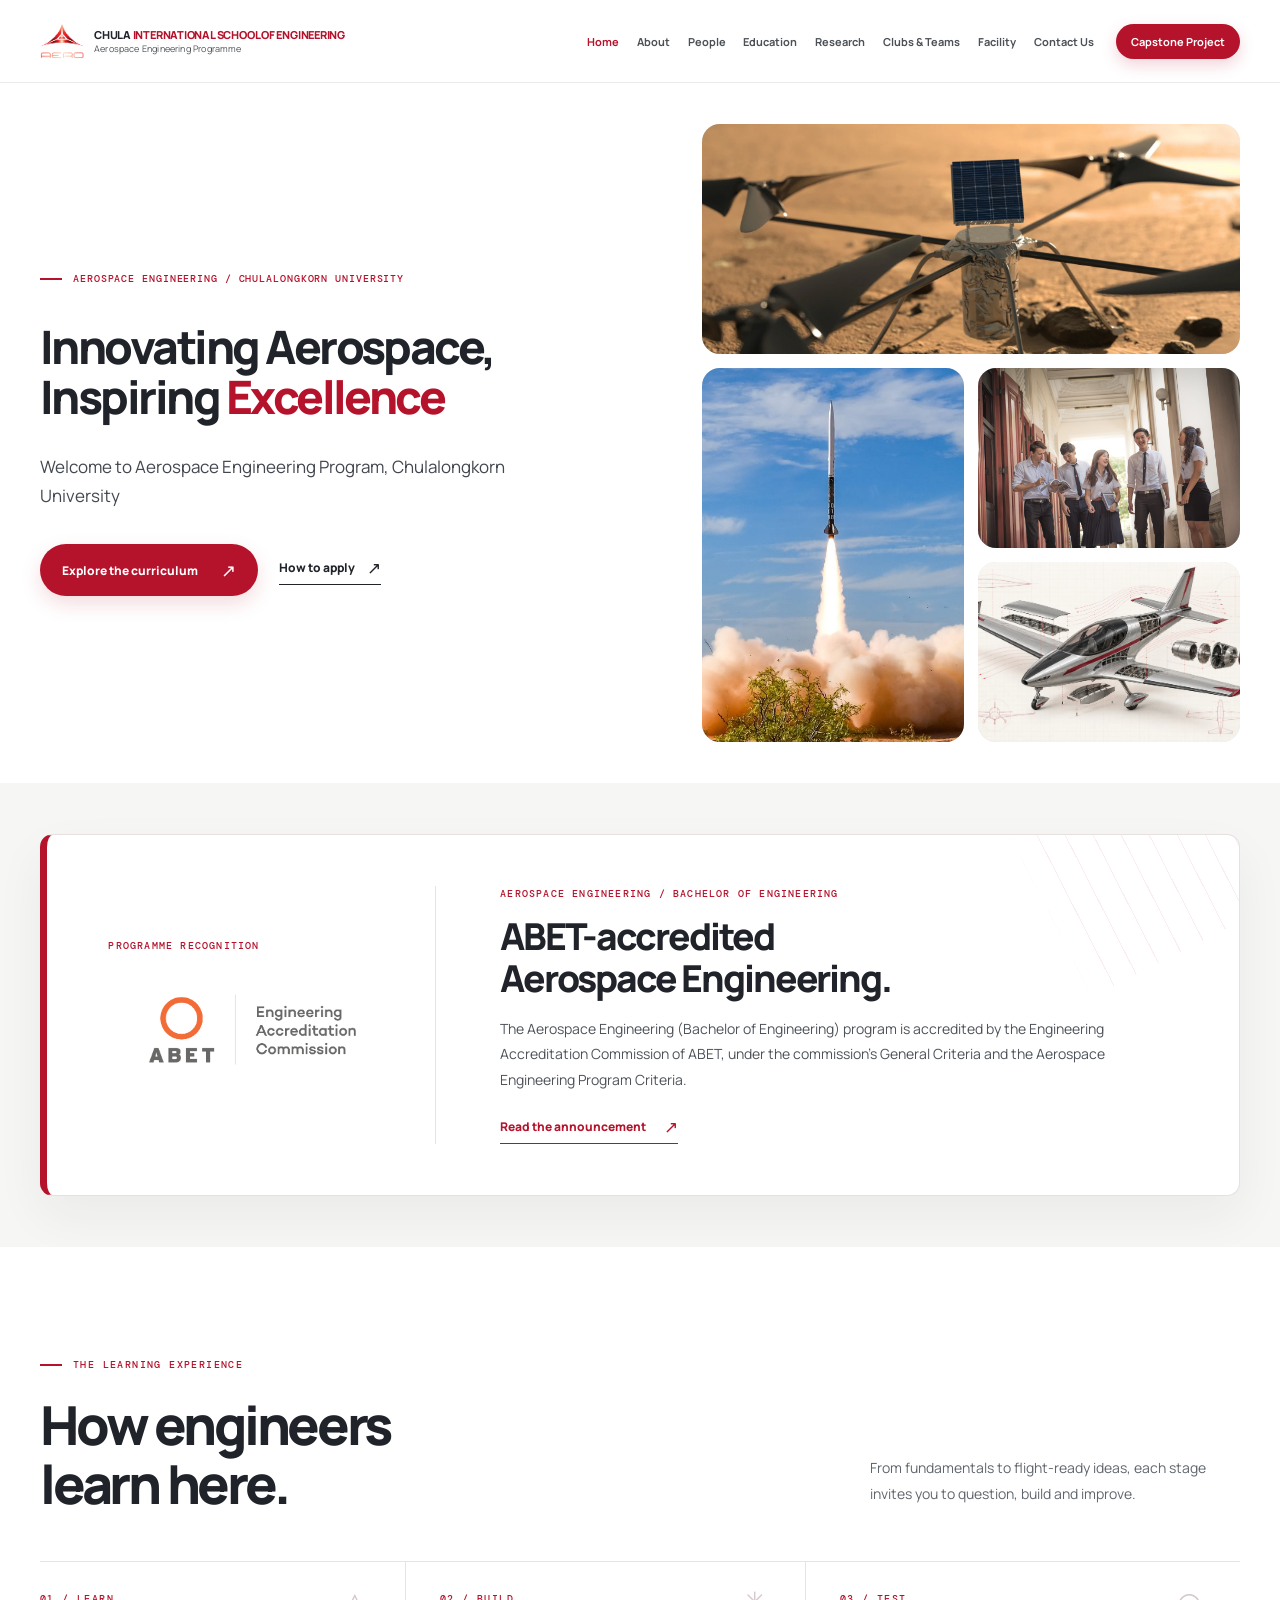
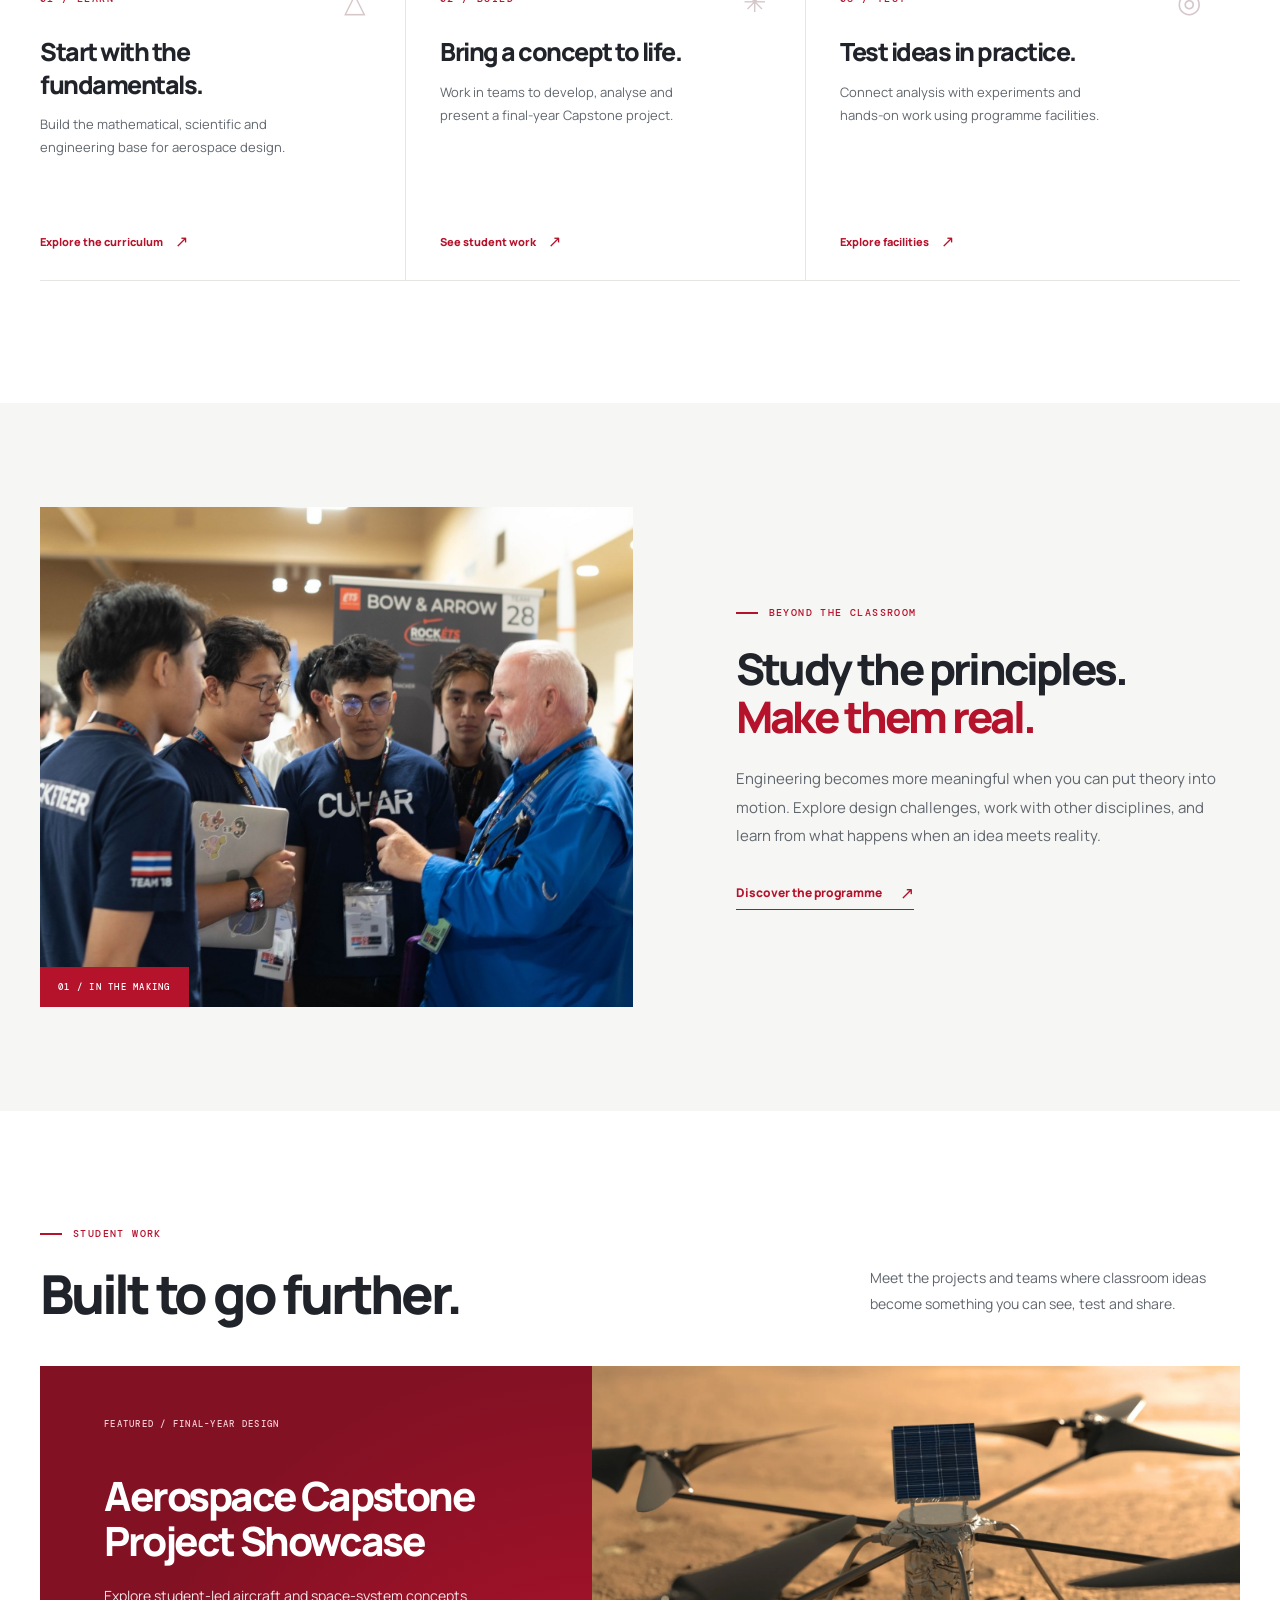
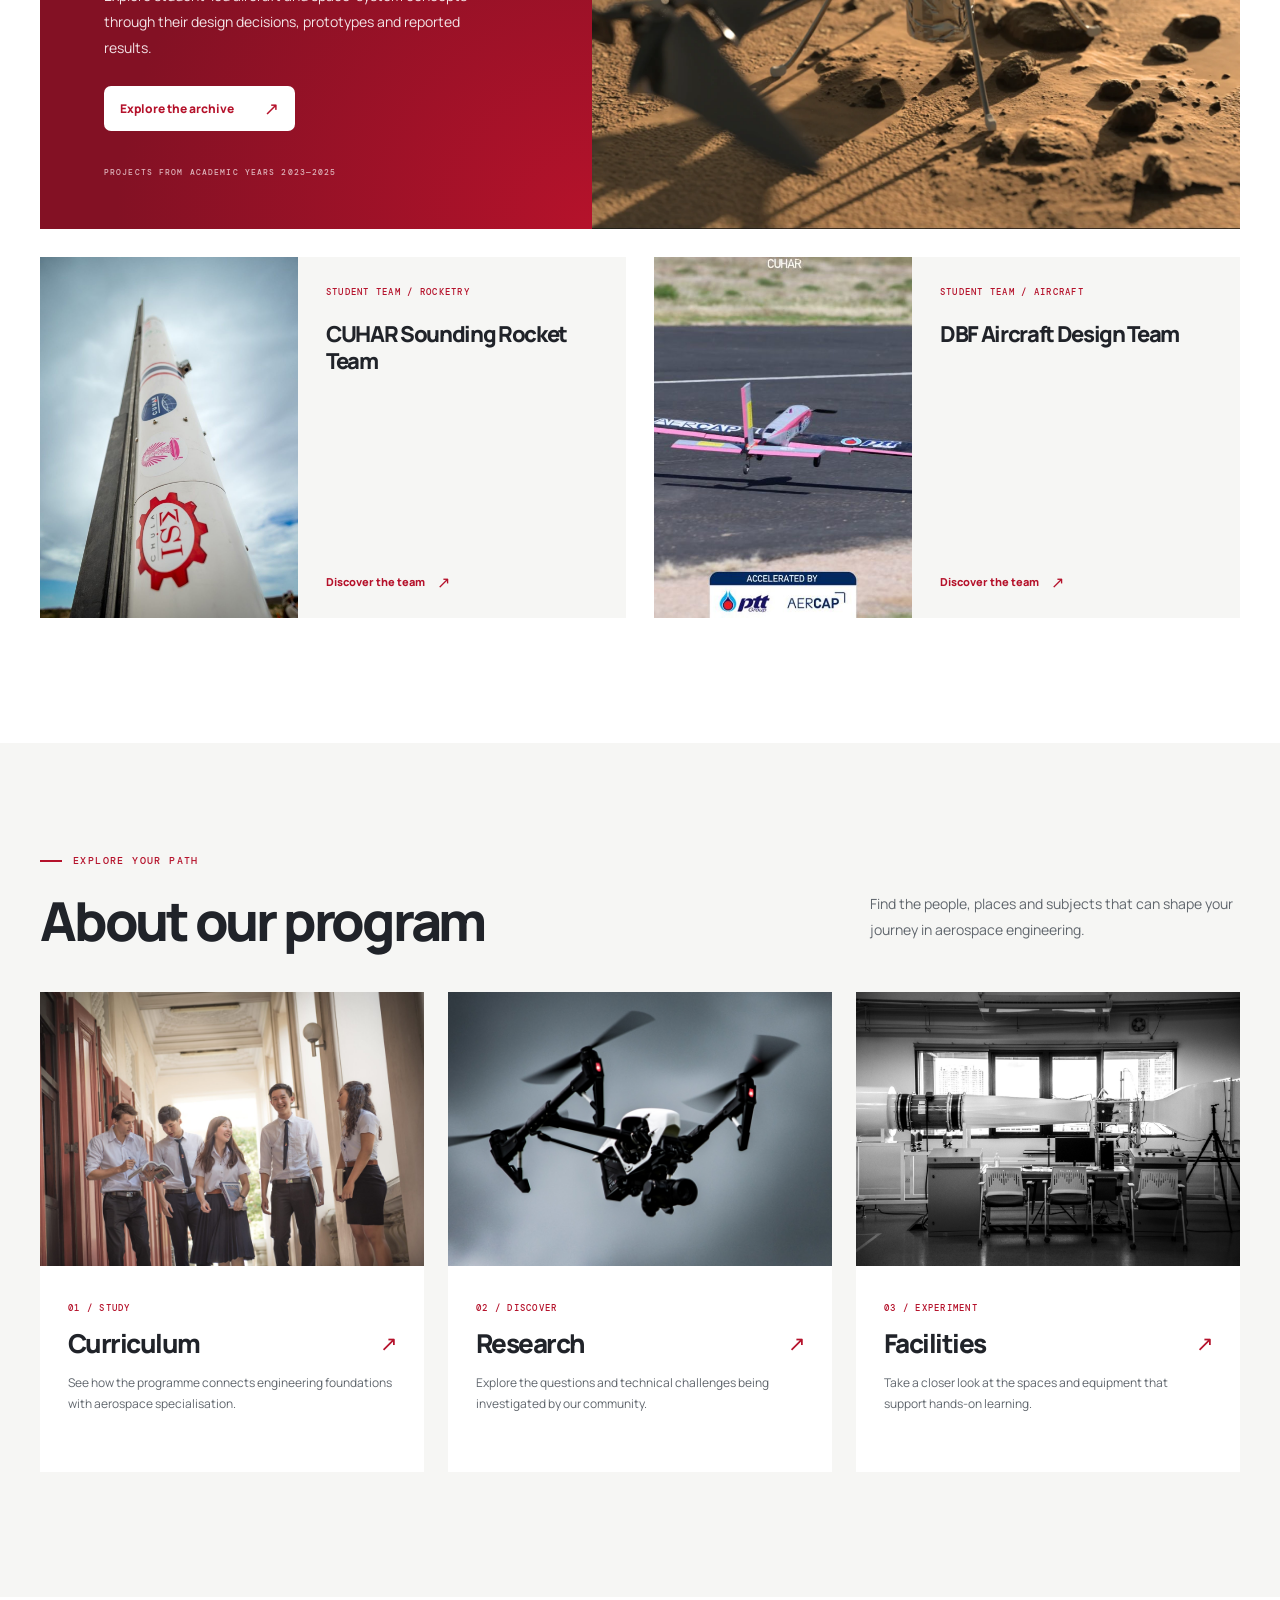
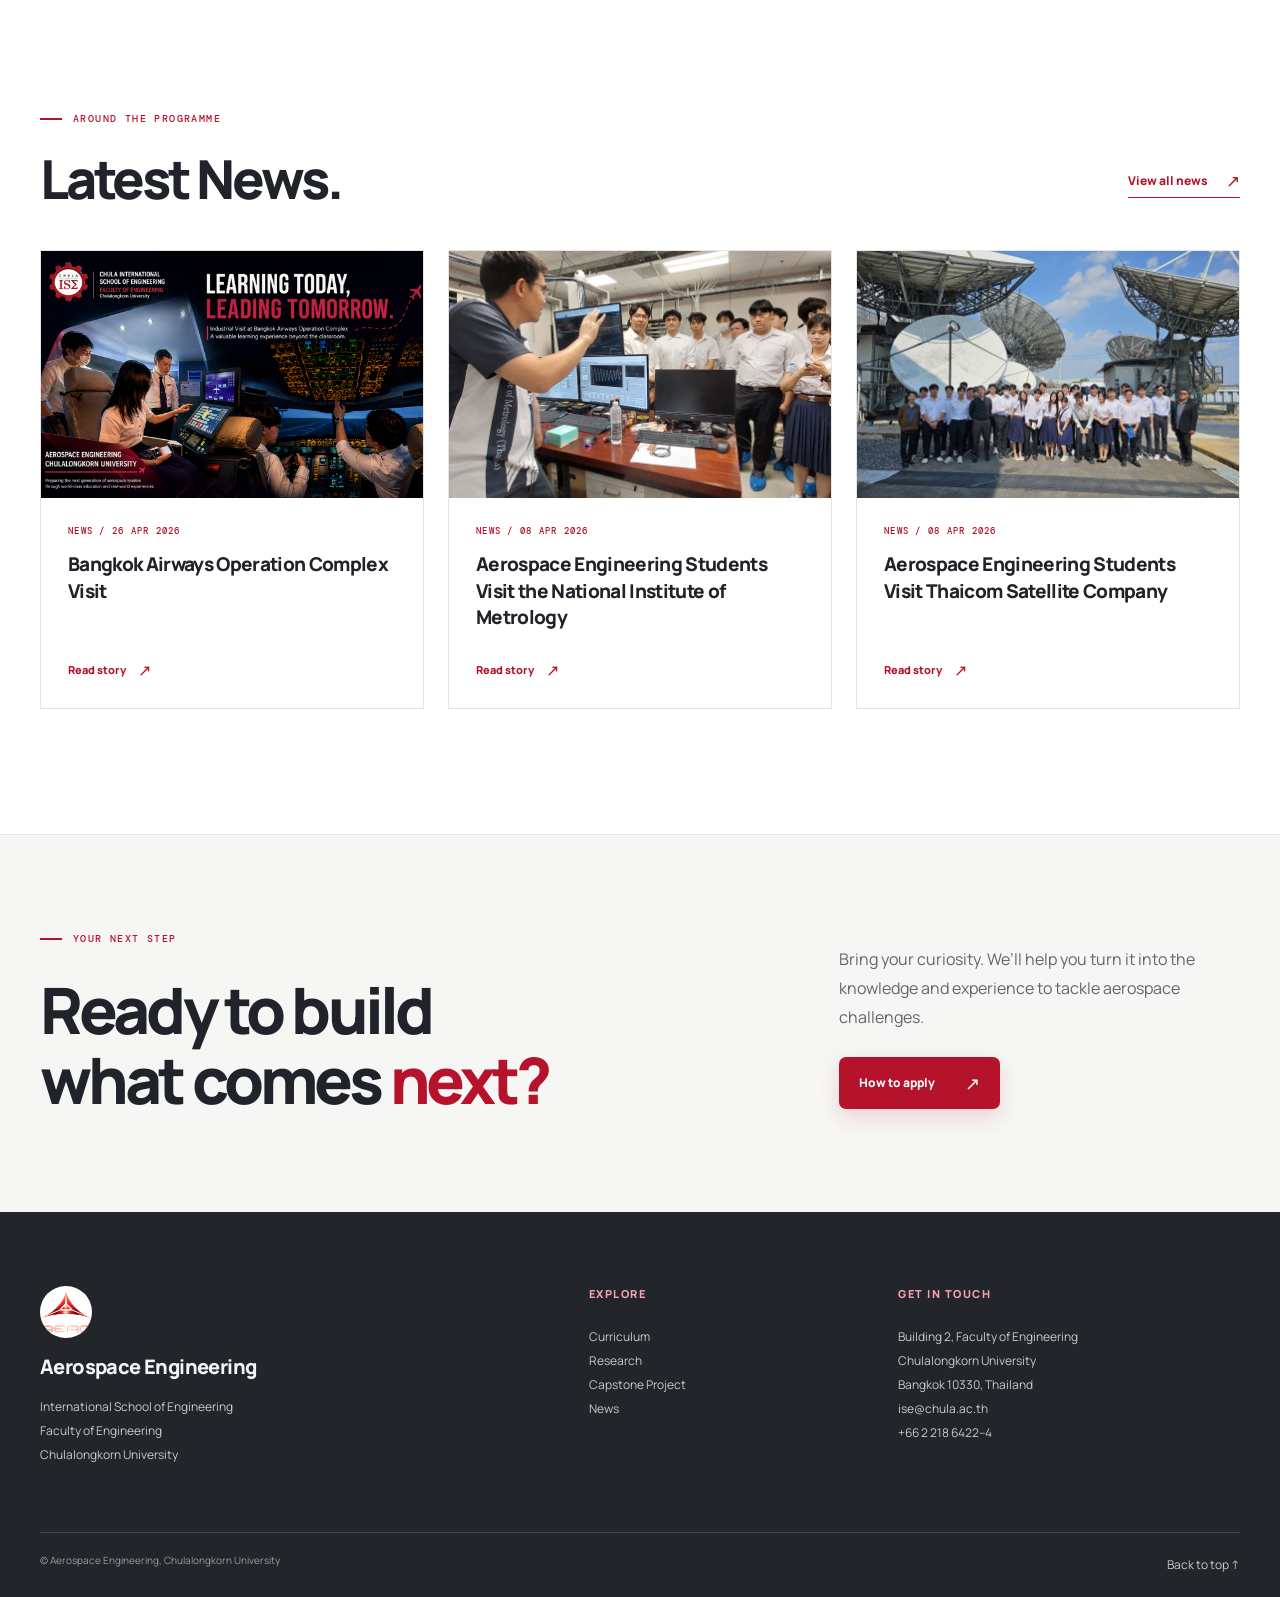
<file: index.html>
<!doctype html>
<html lang="en">
  <head>
    <meta charset="utf-8">
    <meta name="viewport" content="width=device-width, initial-scale=1">
    <meta name="theme-color" content="#ffffff">
    <meta name="description" content="Explore Aerospace Engineering at Chulalongkorn University: curriculum, student projects, research, facilities, and the latest news.">
    <title>Aerospace Engineering | Chulalongkorn University — Homepage preview</title>
    <link rel="icon" href="assets/aero-logo.png">
    <link rel="preconnect" href="https://fonts.googleapis.com">
    <link rel="preconnect" href="https://fonts.gstatic.com" crossorigin>
    <link href="https://fonts.googleapis.com/css2?family=DM+Mono:wght@400;500&family=Manrope:wght@400;500;600;700;800&display=swap" rel="stylesheet">
    <link rel="stylesheet" href="styles.css">
    <link rel="stylesheet" href="hero-mosaic.css?v=7">
    <link rel="stylesheet" href="accreditation.css?v=2">
    <script src="app.js" defer></script>
  </head>
  <body>
    <a class="skip-link" href="#main">Skip to content</a>

    <header class="site-header">
      <div class="site-header__inner shell">
        <a class="brand" href="https://aero.ise.eng.chula.ac.th/" aria-label="Aerospace Engineering home">
          <img src="assets/aero-logo.png" width="44" height="44" alt="" decoding="async">
          <span class="brand__type"><strong>CHULA <span>INTERNATIONAL SCHOOL OF ENGINEERING</span></strong><small>Aerospace Engineering Programme</small></span>
        </a>
        <button class="menu-toggle" type="button" aria-controls="primary-nav" aria-expanded="false" aria-label="Open menu">
          <span></span><span></span><span></span>
        </button>
        <nav class="primary-nav" id="primary-nav" aria-label="Main navigation">
          <a href="https://aero.ise.eng.chula.ac.th/" aria-current="page">Home</a>
          <a href="https://aero.ise.eng.chula.ac.th/about/">About</a>
          <a href="https://aero.ise.eng.chula.ac.th/faculty-member/">People</a>
          <a href="https://aero.ise.eng.chula.ac.th/curriculum/">Education</a>
          <a href="https://aero.ise.eng.chula.ac.th/research/">Research</a>
          <a href="https://aero.ise.eng.chula.ac.th/extracurricular-activities/">Clubs &amp; Teams</a>
          <a href="https://aero.ise.eng.chula.ac.th/facility/">Facility</a>
          <a href="https://aero.ise.eng.chula.ac.th/contact-us/">Contact Us</a>
          <a class="primary-nav__feature" href="https://aero.ise.eng.chula.ac.th/capstone-project/">Capstone Project</a>
        </nav>
      </div>
    </header>

    <main id="main">
      <section class="hero section hero--mosaic" aria-labelledby="hero-title">
        <div class="shell hero-mosaic__inner">
          <div class="hero-mosaic__copy">
            <p class="eyebrow"><span class="eyebrow__line"></span> Aerospace Engineering / Chulalongkorn University</p>
            <h1 id="hero-title"><span>Innovating Aerospace,</span><span>Inspiring <em>Excellence</em></span></h1>
            <p class="hero-mosaic__intro">Welcome to Aerospace Engineering Program, Chulalongkorn University</p>
            <div class="hero-mosaic__actions">
              <a class="button button--red" href="https://aero.ise.eng.chula.ac.th/curriculum/">Explore the curriculum <span aria-hidden="true">↗</span></a>
              <a class="text-link" href="https://ise.eng.chula.ac.th/prospective-student">How to apply <span aria-hidden="true">↗</span></a>
            </div>
          </div>
          <div class="hero-mosaic__visuals">
            <figure class="hero-mosaic__tile hero-mosaic__tile--marslex-lead">
              <img src="assets/marslex-cover.webp" alt="MarsLex concept rotorcraft with four propellers and a solar panel above a Martian landscape." width="1600" height="1136" loading="eager" fetchpriority="high" decoding="async">
            </figure>
            <figure class="hero-mosaic__tile hero-mosaic__tile--cuhar">
              <img src="assets/cuhar-rocket-launch.jpg" alt="CUHAR sounding rocket lifting off above its launch site." width="1024" height="683" loading="eager" decoding="async">
            </figure>
            <figure class="hero-mosaic__tile hero-mosaic__tile--students">
              <img src="assets/students-hallway.jpg" alt="Chulalongkorn students walking and talking together in a university corridor." width="2048" height="1367" loading="eager" decoding="async">
            </figure>
            <figure class="hero-mosaic__tile hero-mosaic__tile--engineering">
              <img src="assets/engineering-design.webp" alt="Illustrative engineering graphic of an experimental aircraft CAD model, exploded structures and airflow lines." width="1672" height="941" loading="eager" decoding="async">
            </figure>
          </div>
        </div>
      </section>

      <section class="accreditation section" aria-labelledby="accreditation-title">
        <div class="shell">
          <div class="accreditation__card">
            <div class="accreditation__identity">
              <span class="accreditation__identity-label">Programme recognition</span>
              <img class="accreditation__logo" src="assets/abet-eac-logo.jpg" alt="ABET Engineering Accreditation Commission logo" width="861" height="369" decoding="async">
            </div>
            <div class="accreditation__content">
              <p class="accreditation__eyebrow">Aerospace Engineering / Bachelor of Engineering</p>
              <h2 id="accreditation-title">ABET-accredited<br>Aerospace Engineering.</h2>
              <p class="accreditation__statement">The Aerospace Engineering (Bachelor of Engineering) program is accredited by the Engineering Accreditation Commission of ABET, under the commission’s General Criteria and the Aerospace Engineering Program Criteria.</p>
              <a class="text-link text-link--red accreditation__link" href="https://www.eng.chula.ac.th/en/63125">Read the announcement <span aria-hidden="true">↗</span></a>
            </div>
          </div>
        </div>
      </section>

      <section class="learning section" aria-labelledby="learning-title">
        <div class="shell">
          <div class="section-heading section-heading--compact">
            <div><p class="eyebrow"><span class="eyebrow__line"></span> The learning experience</p><h2 id="learning-title">How engineers<br>learn here.</h2></div>
            <p>From fundamentals to flight-ready ideas, each stage invites you to question, build and improve.</p>
          </div>
          <div class="learning__grid">
            <a class="learning-card" href="https://aero.ise.eng.chula.ac.th/curriculum/">
              <span class="learning-card__number">01 / LEARN</span>
              <span class="learning-card__icon" aria-hidden="true">△</span>
              <h3>Start with the fundamentals.</h3>
              <p>Build the mathematical, scientific and engineering base for aerospace design.</p>
              <span class="card-arrow">Explore the curriculum <span aria-hidden="true">↗</span></span>
            </a>
            <a class="learning-card" href="https://aero.ise.eng.chula.ac.th/capstone-project/">
              <span class="learning-card__number">02 / BUILD</span>
              <span class="learning-card__icon" aria-hidden="true">✳</span>
              <h3>Bring a concept to life.</h3>
              <p>Work in teams to develop, analyse and present a final-year Capstone project.</p>
              <span class="card-arrow">See student work <span aria-hidden="true">↗</span></span>
            </a>
            <a class="learning-card" href="https://aero.ise.eng.chula.ac.th/facility/">
              <span class="learning-card__number">03 / TEST</span>
              <span class="learning-card__icon" aria-hidden="true">◎</span>
              <h3>Test ideas in practice.</h3>
              <p>Connect analysis with experiments and hands-on work using programme facilities.</p>
              <span class="card-arrow">Explore facilities <span aria-hidden="true">↗</span></span>
            </a>
          </div>
        </div>
      </section>

      <section class="in-practice section" aria-labelledby="practice-title">
        <div class="shell in-practice__grid">
          <div class="in-practice__photo"><img src="assets/students-project.jpg" alt="Aerospace Engineering students working together on a project" width="1727" height="1297" loading="lazy"><span class="photo-index">01 / IN THE MAKING</span></div>
          <div class="in-practice__copy">
            <p class="eyebrow"><span class="eyebrow__line"></span> Beyond the classroom</p>
            <h2 id="practice-title">Study the principles.<br><em>Make them real.</em></h2>
            <p>Engineering becomes more meaningful when you can put theory into motion. Explore design challenges, work with other disciplines, and learn from what happens when an idea meets reality.</p>
            <a class="text-link text-link--red" href="https://aero.ise.eng.chula.ac.th/curriculum/">Discover the programme <span aria-hidden="true">↗</span></a>
          </div>
        </div>
      </section>

      <section class="student-work section" id="student-work" aria-labelledby="student-work-title">
        <div class="shell">
          <div class="section-heading">
            <div><p class="eyebrow"><span class="eyebrow__line"></span> Student work</p><h2 id="student-work-title">Built to go further.</h2></div>
            <p>Meet the projects and teams where classroom ideas become something you can see, test and share.</p>
          </div>
          <a class="capstone-feature" href="https://aero.ise.eng.chula.ac.th/capstone-project/">
            <div class="capstone-feature__copy">
              <span class="feature-label">FEATURED / FINAL-YEAR DESIGN</span>
              <h3>Aerospace Capstone<br>Project Showcase</h3>
              <p>Explore student-led aircraft and space-system concepts through their design decisions, prototypes and reported results.</p>
              <span class="button button--white">Explore the archive <span aria-hidden="true">↗</span></span>
              <span class="capstone-feature__micro">PROJECTS FROM ACADEMIC YEARS 2023—2025</span>
            </div>
            <div class="capstone-feature__image"><img src="assets/marslex-cover.webp" alt="MarsLex student project concept: a rotorcraft for Martian polar ice sampling" width="1600" height="1136" loading="lazy"></div>
          </a>
          <div class="team-grid">
            <a class="team-card" href="https://aero.ise.eng.chula.ac.th/extracurricular-activities/">
              <div class="team-card__image"><img src="assets/cuhar-team-alt.jpg" alt="Close-up of a CUHAR rocket with Chulalongkorn and ISE markings" width="1024" height="1434" loading="lazy"></div>
              <div class="team-card__copy"><p class="small-label">STUDENT TEAM / ROCKETRY</p><h3>CUHAR Sounding Rocket Team</h3><span class="card-arrow">Discover the team <span aria-hidden="true">↗</span></span></div>
            </a>
            <a class="team-card" href="https://aero.ise.eng.chula.ac.th/dbf/">
              <div class="team-card__image"><img src="assets/dbf-team.jpg" alt="DBF Aircraft Design Team members and their aircraft" width="1024" height="683" loading="lazy"></div>
              <div class="team-card__copy"><p class="small-label">STUDENT TEAM / AIRCRAFT</p><h3>DBF Aircraft Design Team</h3><span class="card-arrow">Discover the team <span aria-hidden="true">↗</span></span></div>
            </a>
          </div>
        </div>
      </section>

      <section class="path section" aria-labelledby="path-title">
        <div class="shell">
          <div class="section-heading"><div><p class="eyebrow"><span class="eyebrow__line"></span> Explore your path</p><h2 id="path-title">About our program</h2></div><p>Find the people, places and subjects that can shape your journey in aerospace engineering.</p></div>
          <div class="path__grid">
            <a class="path-card" href="https://aero.ise.eng.chula.ac.th/curriculum/"><div class="path-card__image"><img src="assets/students-hallway.jpg" alt="Students walking through the engineering building" width="2048" height="1367" loading="lazy"></div><div class="path-card__body"><span class="small-label">01 / STUDY</span><h3>Curriculum <span aria-hidden="true">↗</span></h3><p>See how the programme connects engineering foundations with aerospace specialisation.</p></div></a>
            <a class="path-card" href="https://aero.ise.eng.chula.ac.th/research/"><div class="path-card__image"><img src="assets/research.jpg" alt="Aerospace research and engineering work" width="1024" height="576" loading="lazy"></div><div class="path-card__body"><span class="small-label">02 / DISCOVER</span><h3>Research <span aria-hidden="true">↗</span></h3><p>Explore the questions and technical challenges being investigated by our community.</p></div></a>
            <a class="path-card" href="https://aero.ise.eng.chula.ac.th/facility/"><div class="path-card__image"><img src="assets/facility-simulator.jpg" alt="Engineering test equipment in an aerospace laboratory" width="2560" height="1703" loading="lazy"></div><div class="path-card__body"><span class="small-label">03 / EXPERIMENT</span><h3>Facilities <span aria-hidden="true">↗</span></h3><p>Take a closer look at the spaces and equipment that support hands-on learning.</p></div></a>
          </div>
        </div>
      </section>

      <section class="news section" aria-labelledby="news-title">
        <div class="shell">
          <div class="section-heading section-heading--news"><div><p class="eyebrow"><span class="eyebrow__line"></span> Around the programme</p><h2 id="news-title">Latest News.</h2></div><a class="text-link text-link--red" href="https://aero.ise.eng.chula.ac.th/news/">View all news <span aria-hidden="true">↗</span></a></div>
          <div class="news__grid" id="news-grid" aria-live="polite">
            <a class="news-card" href="https://aero.ise.eng.chula.ac.th/bangkok-airways-operation-complex-visit/"><div class="news-card__image"><img src="assets/news-bangkok-airways.png" alt="" width="640" height="399" loading="lazy"></div><div class="news-card__body"><span class="small-label">NEWS / 26 APR 2026</span><h3>Bangkok Airways Operation Complex Visit</h3><span class="card-arrow">Read story <span aria-hidden="true">↗</span></span></div></a>
            <a class="news-card" href="https://aero.ise.eng.chula.ac.th/aerospace-engineering-students-from-chulalongkorn-university-visit-the-national-institute-of-metrology/"><div class="news-card__image"><img src="assets/news-metrology.jpg" alt="" width="768" height="768" loading="lazy"></div><div class="news-card__body"><span class="small-label">NEWS / 08 APR 2026</span><h3>Aerospace Engineering Students Visit the National Institute of Metrology</h3><span class="card-arrow">Read story <span aria-hidden="true">↗</span></span></div></a>
            <a class="news-card" href="https://aero.ise.eng.chula.ac.th/aerospace-engineering-students-from-chulalongkorn-university-visit-thaicom-satellite-company/"><div class="news-card__image"><img src="assets/news-thaicom.jpg" alt="" width="768" height="576" loading="lazy"></div><div class="news-card__body"><span class="small-label">NEWS / 08 APR 2026</span><h3>Aerospace Engineering Students Visit Thaicom Satellite Company</h3><span class="card-arrow">Read story <span aria-hidden="true">↗</span></span></div></a>
          </div>
        </div>
      </section>

      <section class="admissions section" aria-labelledby="admissions-title"><div class="shell admissions__grid"><div><p class="eyebrow"><span class="eyebrow__line"></span> Your next step</p><h2 id="admissions-title">Ready to build<br>what comes <em>next?</em></h2></div><div class="admissions__action"><p>Bring your curiosity. We’ll help you turn it into the knowledge and experience to tackle aerospace challenges.</p><a class="button button--red" href="https://ise.eng.chula.ac.th/prospective-student">How to apply <span aria-hidden="true">↗</span></a></div></div></section>
    </main>

    <footer class="site-footer"><div class="shell site-footer__grid"><div><img src="assets/aero-logo.png" width="52" height="52" alt="Aerospace Engineering logo" loading="lazy"><h2>Aerospace Engineering</h2><p>International School of Engineering<br>Faculty of Engineering<br>Chulalongkorn University</p></div><div><h3>Explore</h3><a href="https://aero.ise.eng.chula.ac.th/curriculum/">Curriculum</a><a href="https://aero.ise.eng.chula.ac.th/research/">Research</a><a href="https://aero.ise.eng.chula.ac.th/capstone-project/">Capstone Project</a><a href="https://aero.ise.eng.chula.ac.th/news/">News</a></div><div><h3>Get in touch</h3><p>Building 2, Faculty of Engineering<br>Chulalongkorn University<br>Bangkok 10330, Thailand</p><a href="mailto:ise@chula.ac.th">ise@chula.ac.th</a><a href="tel:+6622186422">+66 2 218 6422–4</a></div></div><div class="shell site-footer__bottom"><span>© Aerospace Engineering, Chulalongkorn University</span><a href="#main">Back to top ↑</a></div></footer>
  </body>
</html>
</file>
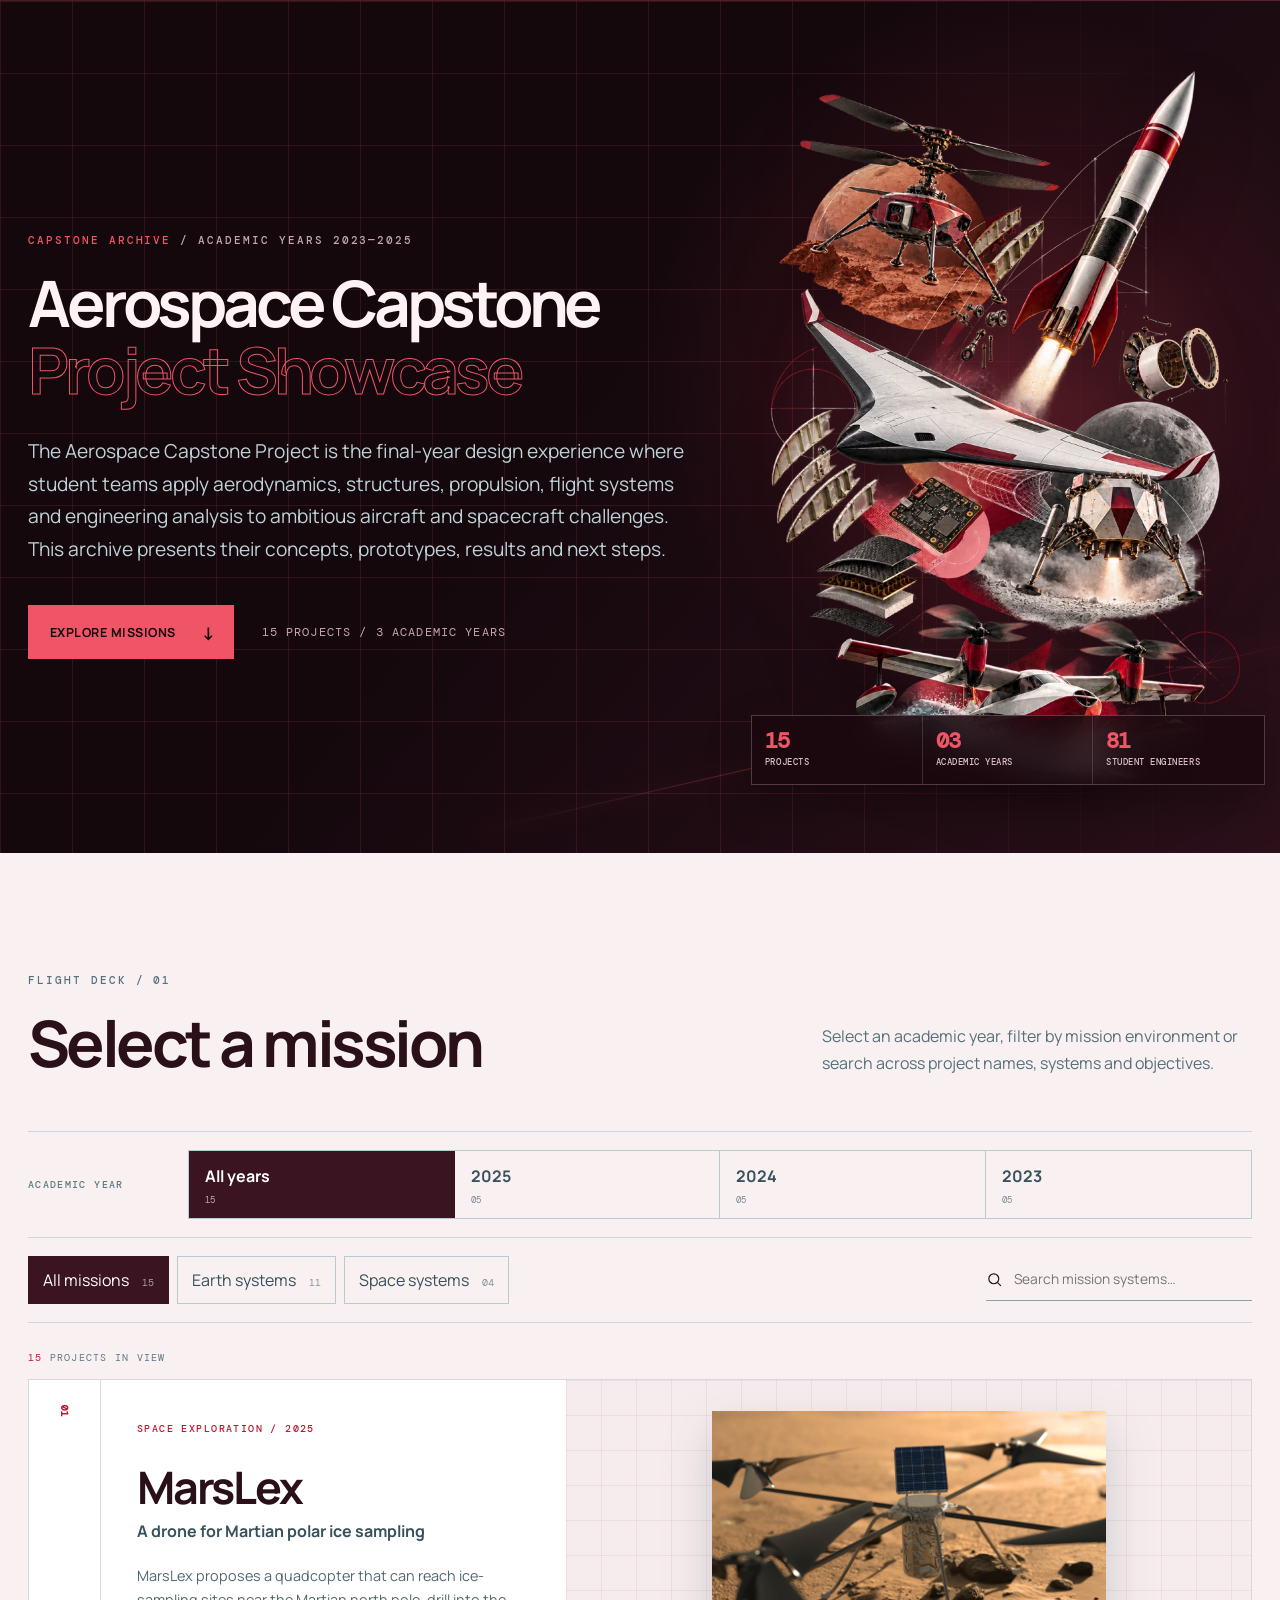
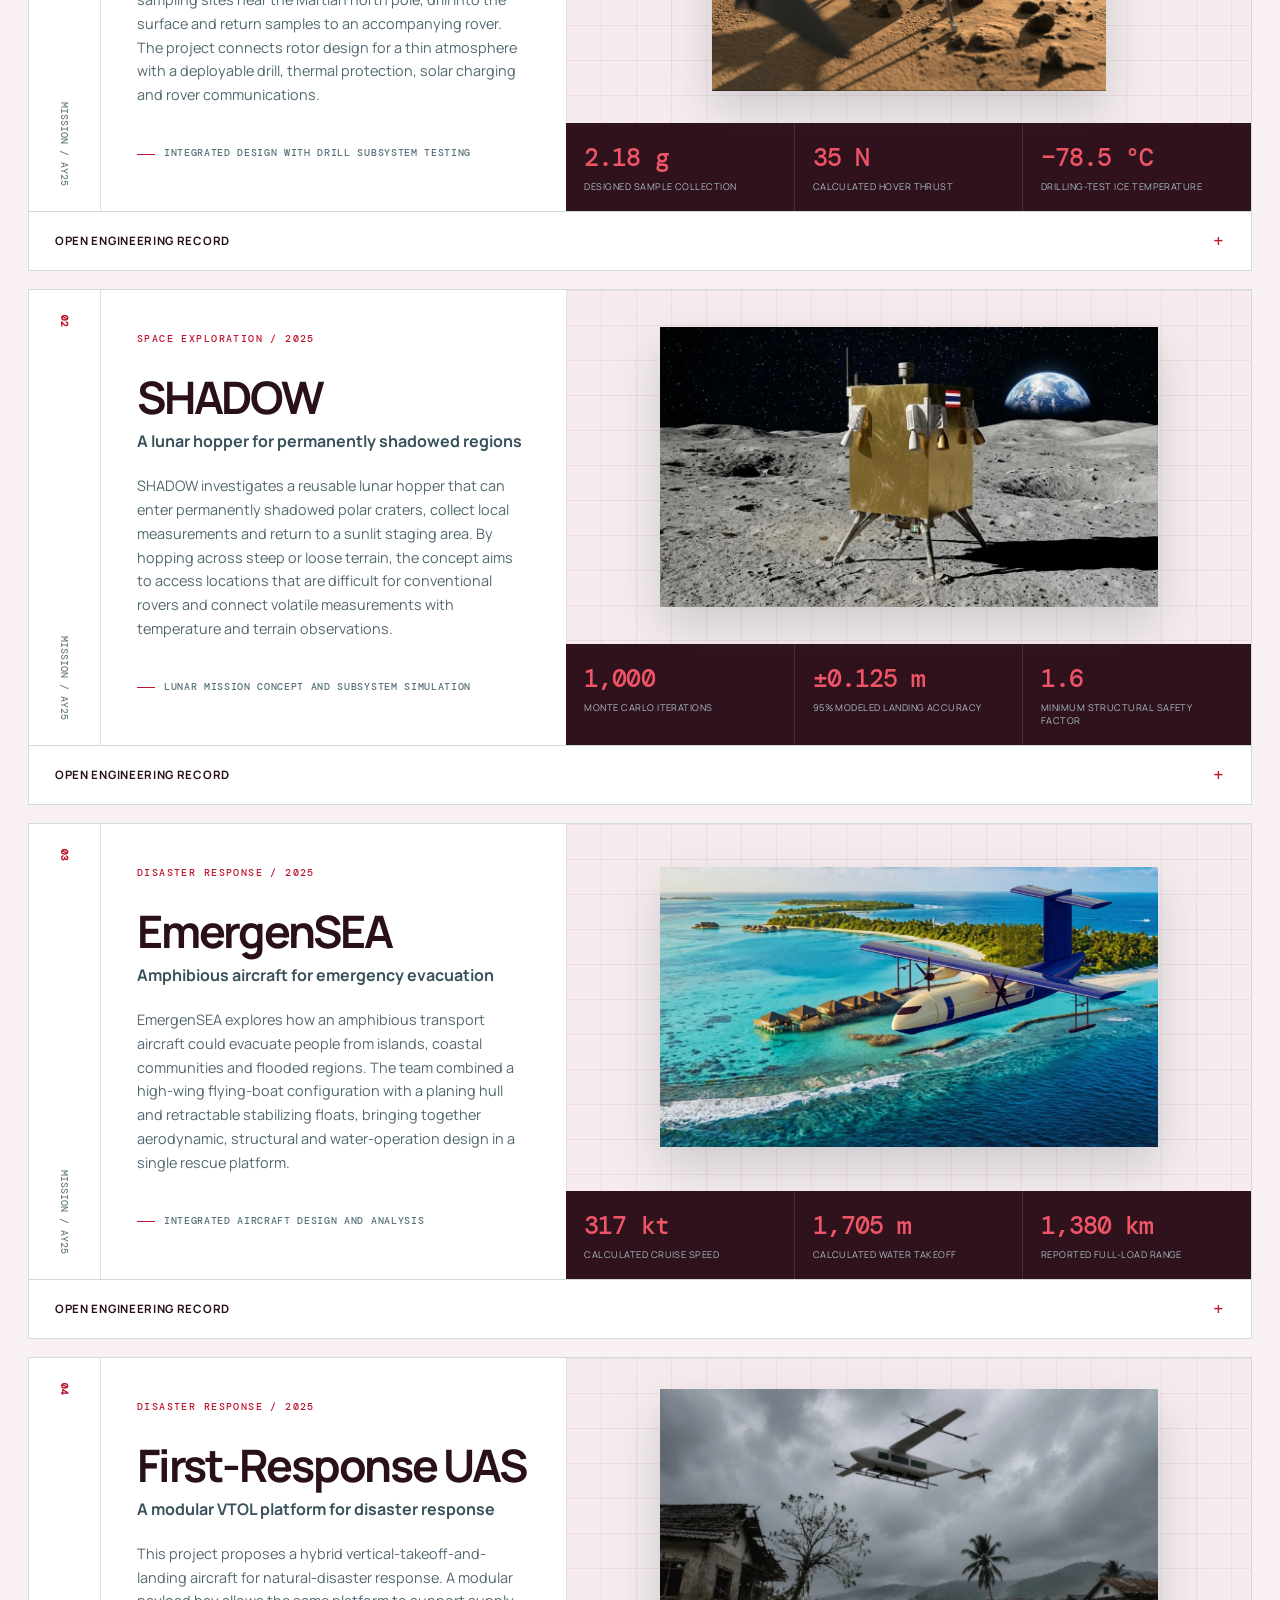
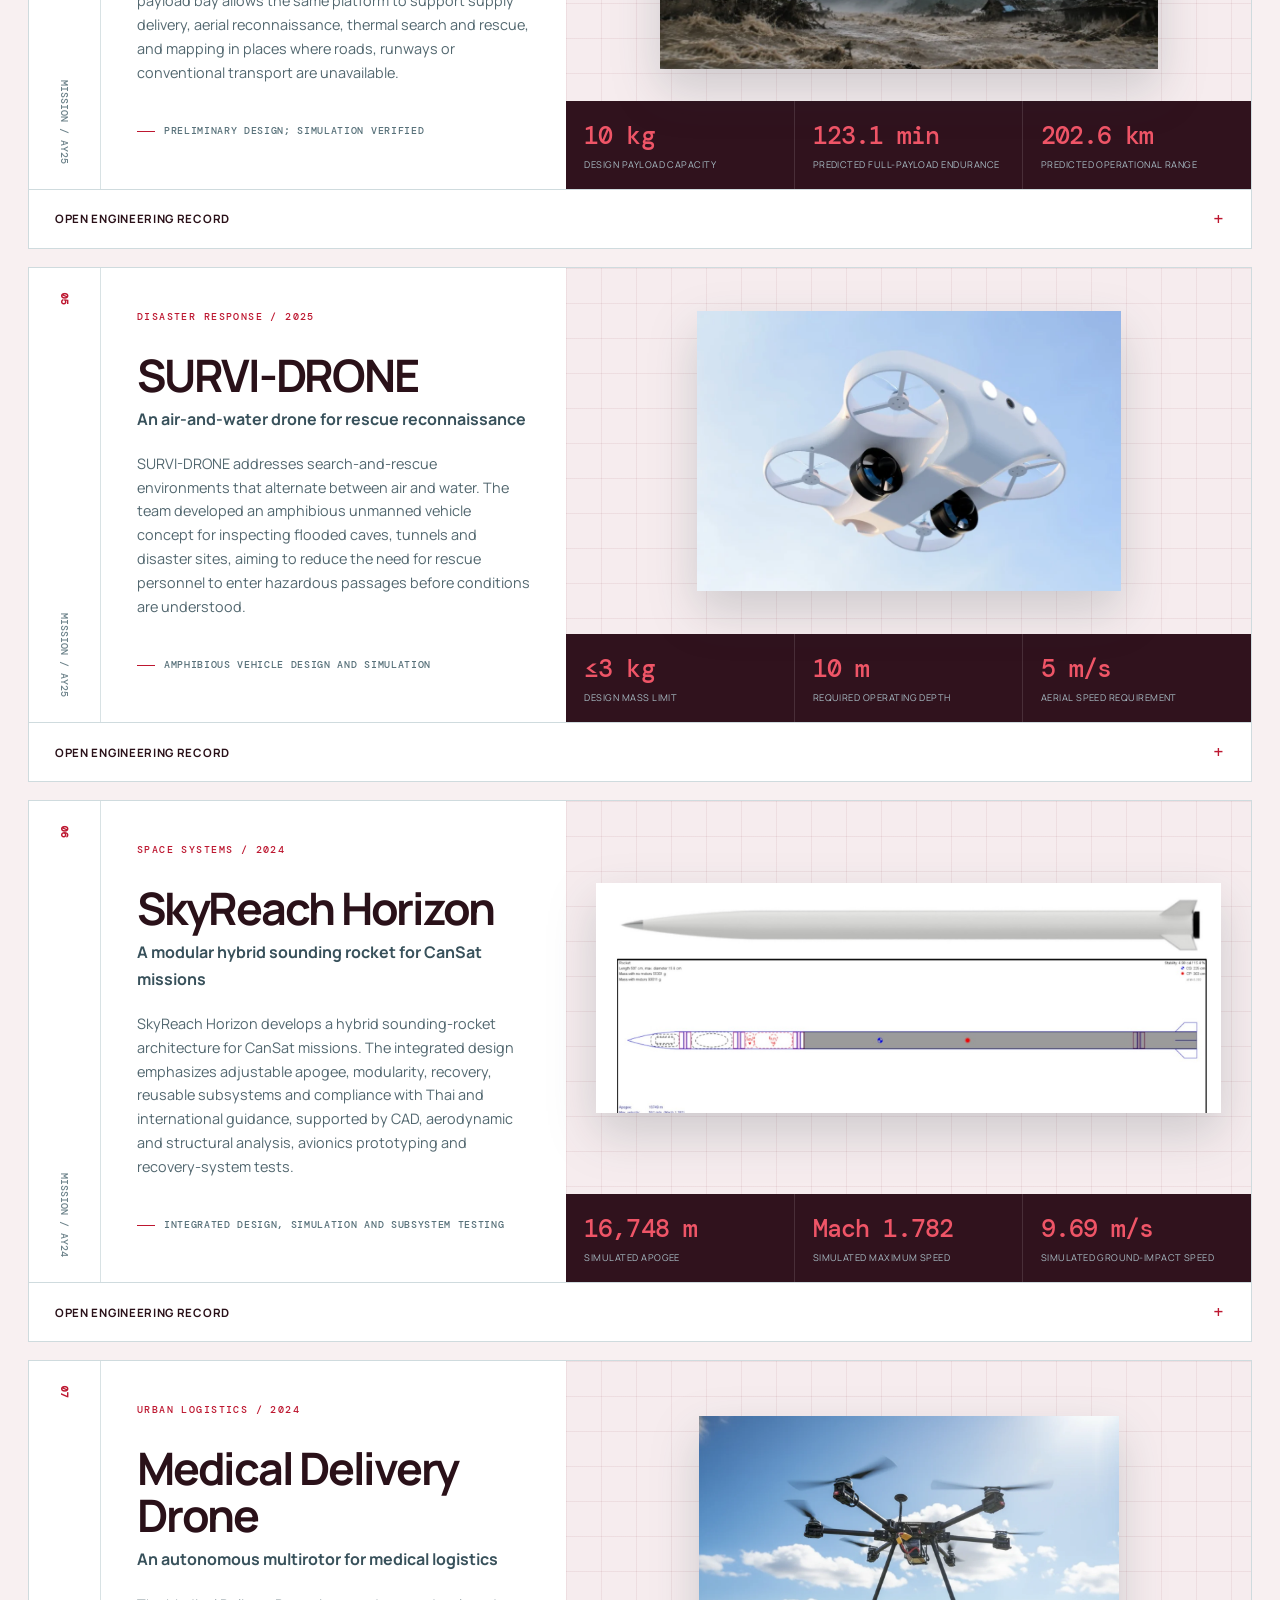
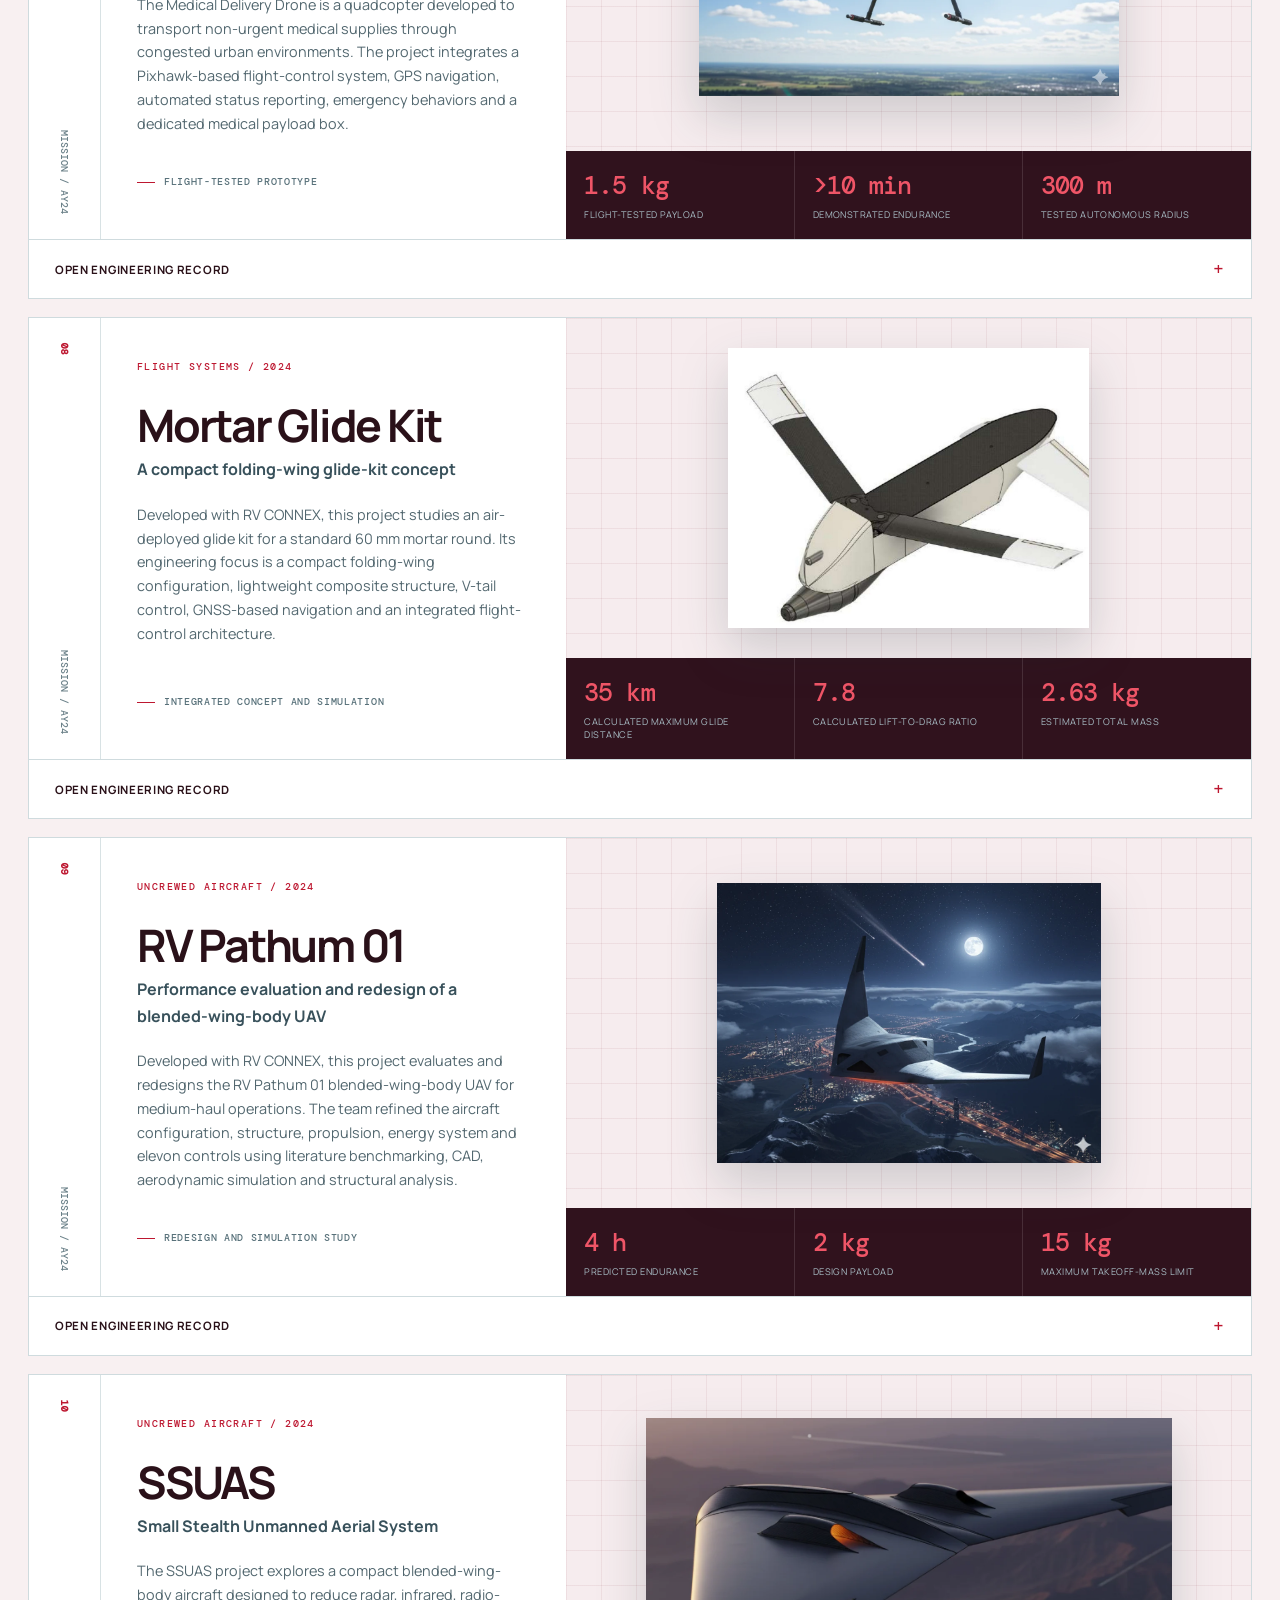
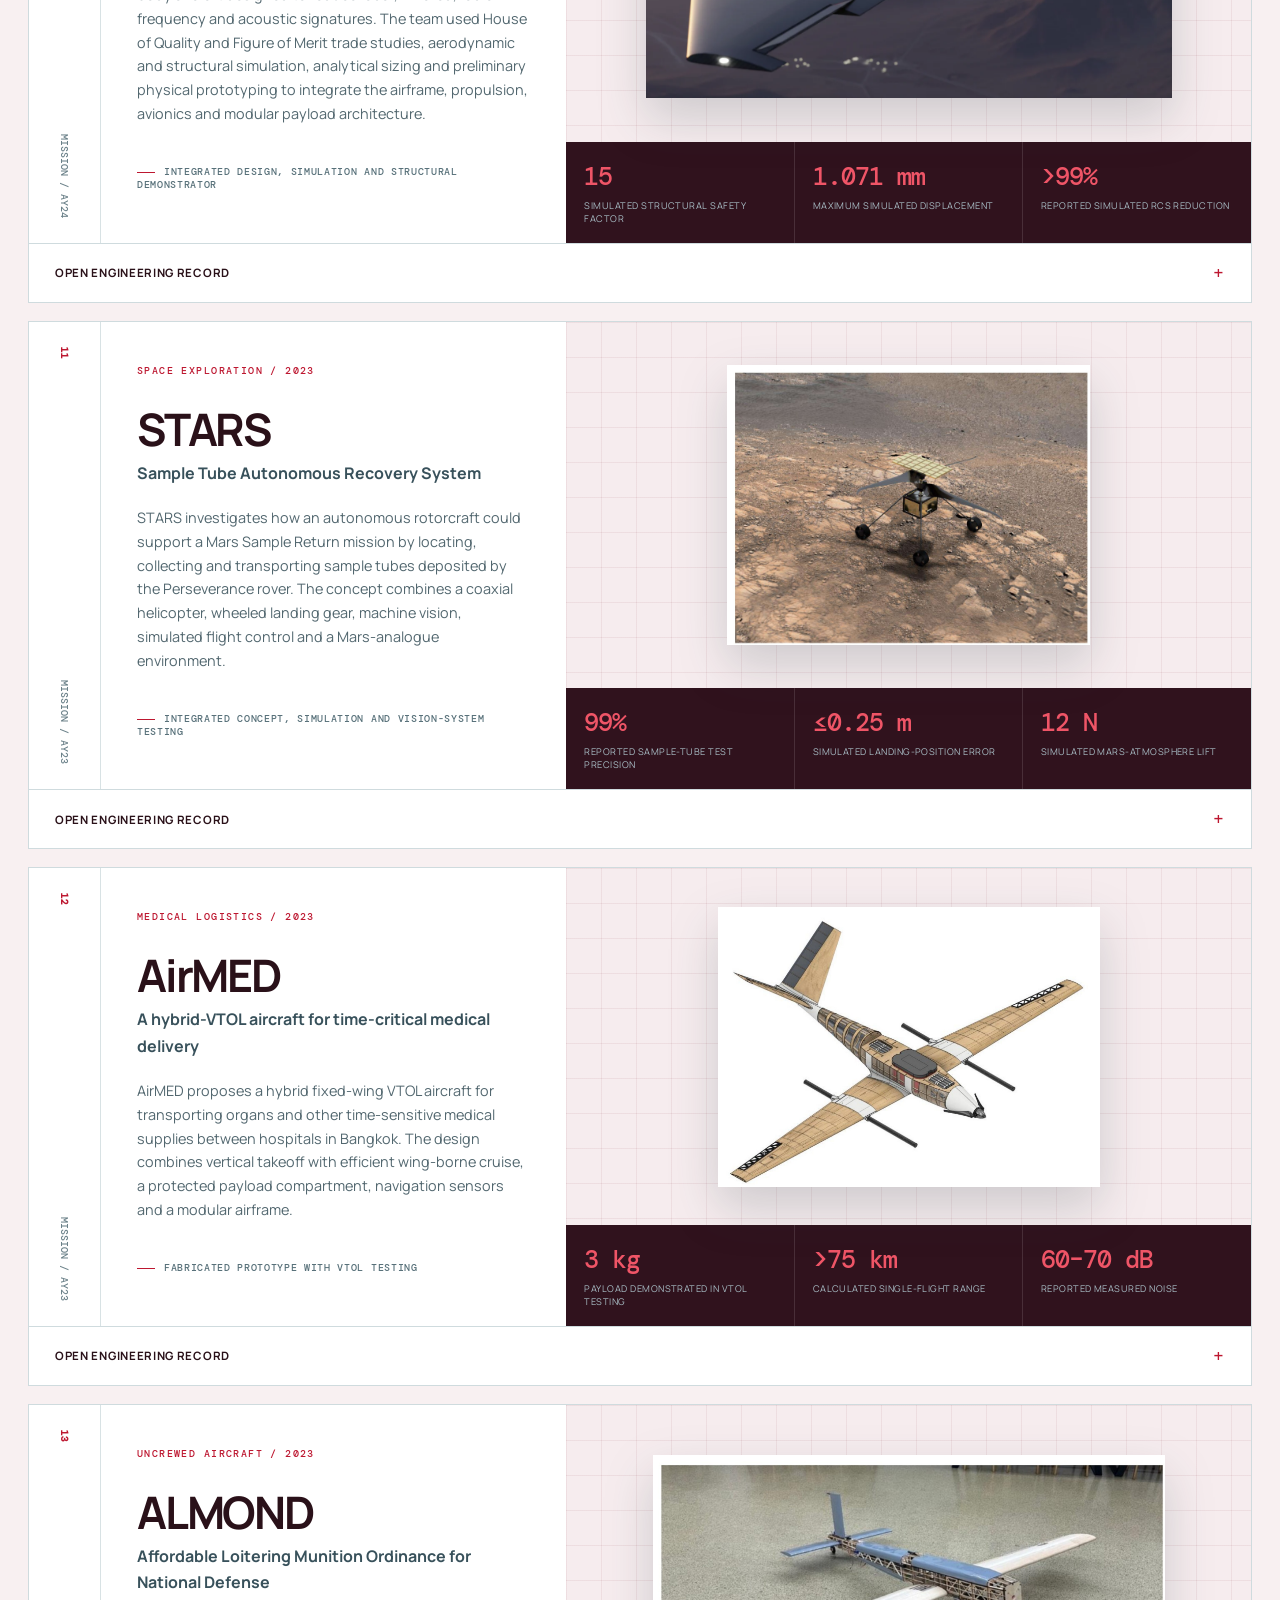
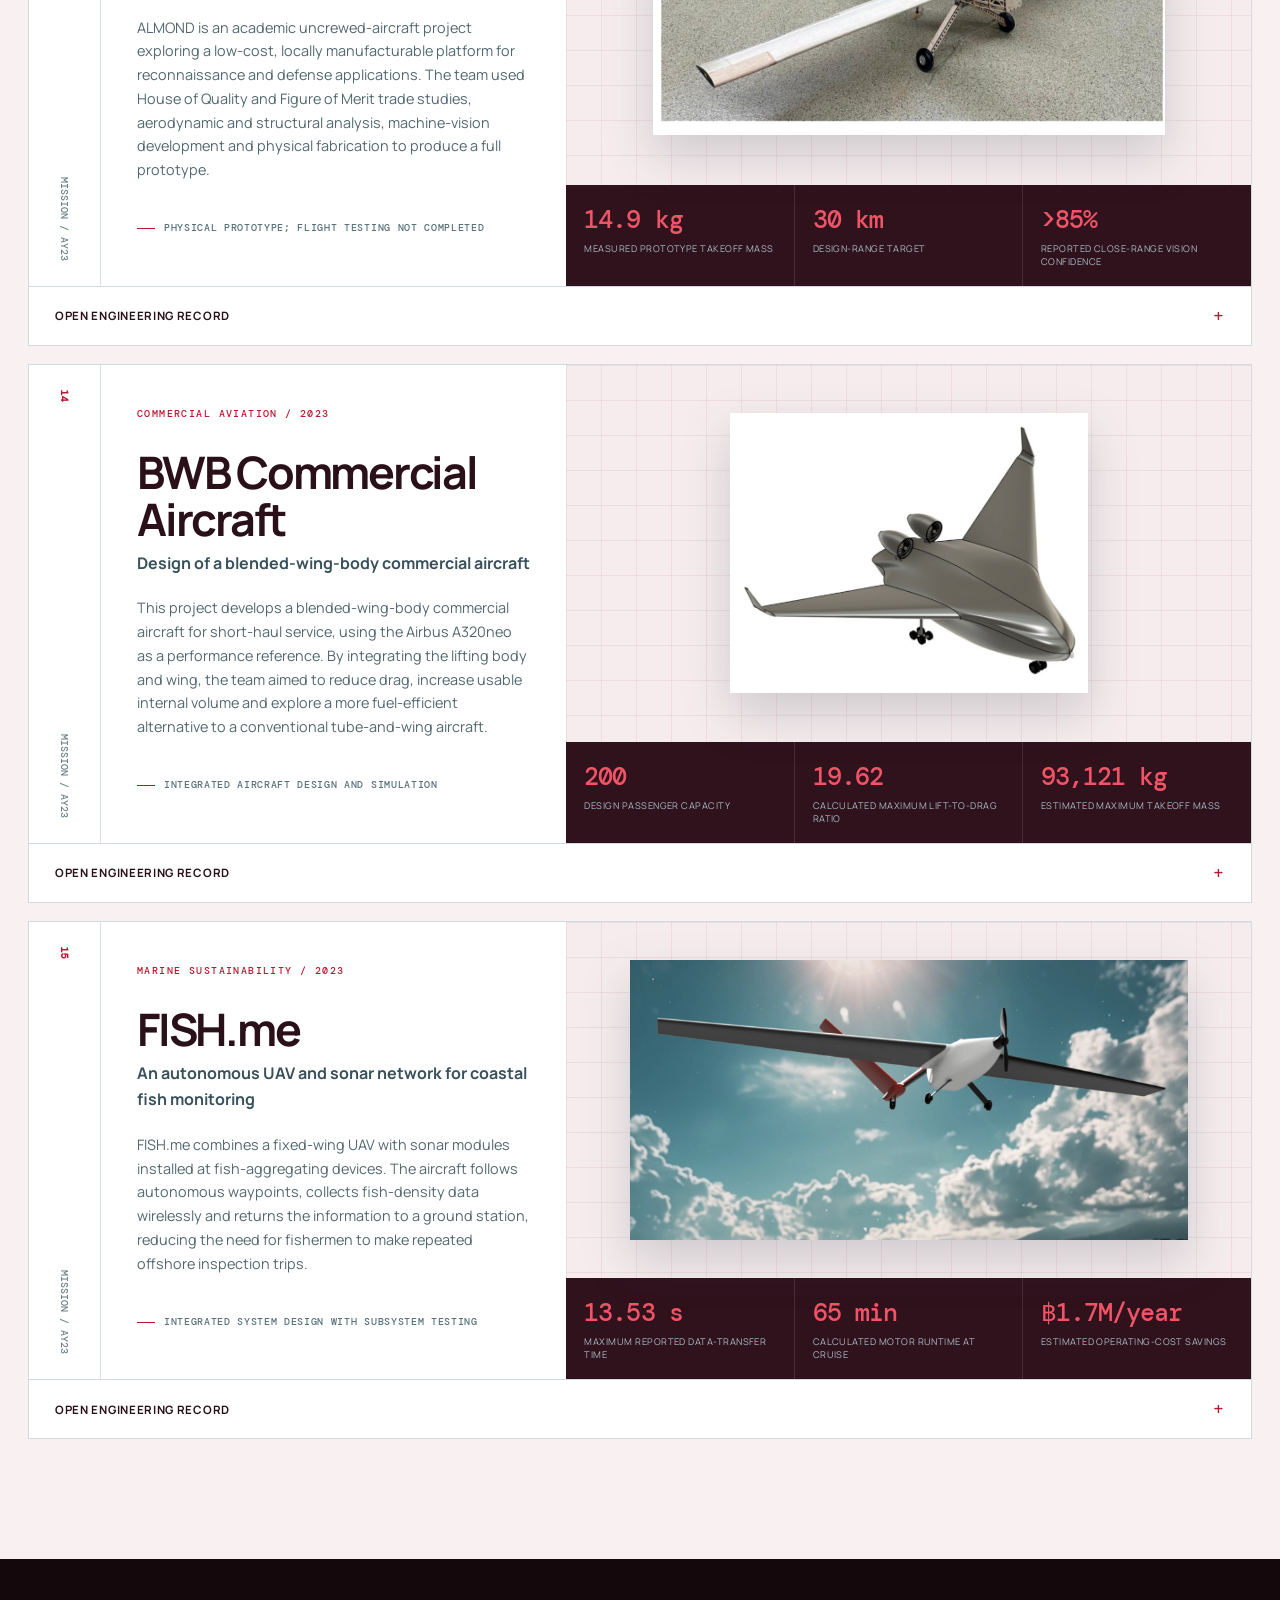
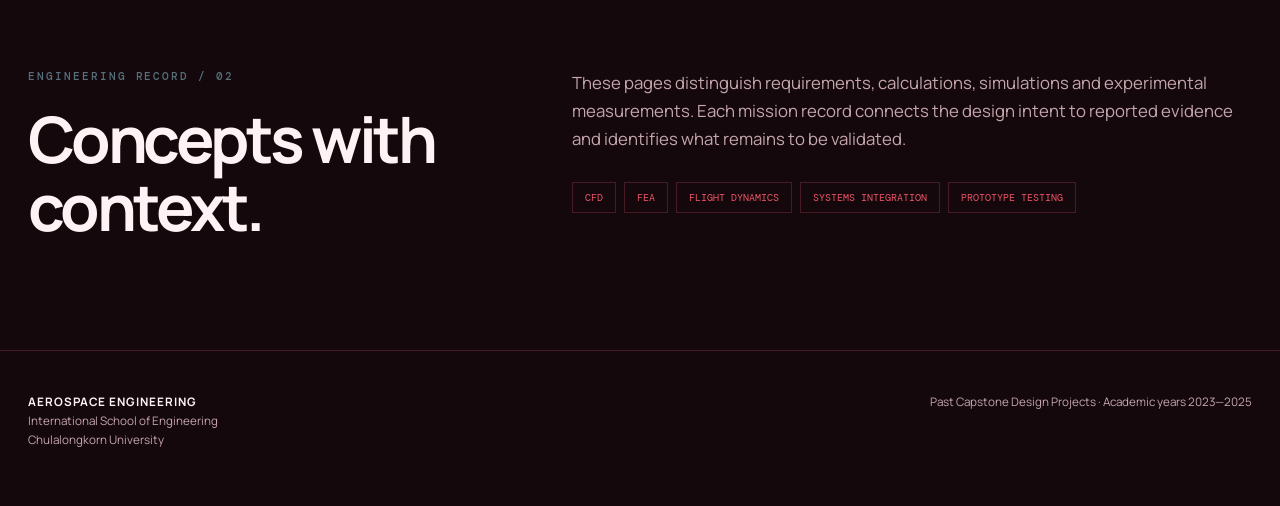
<file: capstone-modern/index.html>
<!doctype html>
<html lang="en">
<head>
  <meta charset="utf-8">
  <meta name="viewport" content="width=device-width, initial-scale=1">
  <meta name="description" content="Aerospace Engineering capstone projects from academic years 2023–2025 at Chulalongkorn University.">
  <title>Capstone Flight Deck | Aerospace Engineering</title>
  <link rel="preconnect" href="https://fonts.googleapis.com">
  <link rel="preconnect" href="https://fonts.gstatic.com" crossorigin>
  <link href="https://fonts.googleapis.com/css2?family=DM+Mono:wght@400;500&family=Manrope:wght@400;500;600;700;800&display=swap" rel="stylesheet">
  <link rel="stylesheet" href="styles.css?ver=1.0.10">
</head>
<body>
  <a class="skip-link" href="#projects">Skip to projects</a>
  <div class="capstone-archive">
    <main>
      <section class="hero" aria-labelledby="page-title">
        <div class="hero-grid" aria-hidden="true"></div>
        <div class="hero-copy">
          <p class="kicker"><span>Capstone archive</span> / Academic years 2023—2025</p>
          <h1 id="page-title">Aerospace Capstone<br><em>Project Showcase</em></h1>
          <p class="hero-lede">The Aerospace Capstone Project is the final-year design experience where student teams apply aerodynamics, structures, propulsion, flight systems and engineering analysis to ambitious aircraft and spacecraft challenges. This archive presents their concepts, prototypes, results and next steps.</p>
          <div class="hero-actions">
            <a class="primary-action" href="#projects">Explore missions <span aria-hidden="true">↓</span></a>
            <span>15 projects / 3 academic years</span>
          </div>
        </div>
        <figure class="hero-visual">
          <picture>
            <source srcset="assets/capstone-hero-collage-v2.webp" type="image/webp">
            <img src="assets/capstone-hero-collage-source-v2.png" alt="Editorial aerospace collage featuring a tailless blended-wing aircraft, Mars rotorcraft, lunar hopper, sounding rocket, amphibious rescue aircraft, structural components and avionics." width="1024" height="1536" loading="eager" fetchpriority="high" decoding="async">
          </picture>
          <figcaption class="hero-stats" aria-label="Archive statistics">
            <span><strong id="archive-project-count">15</strong> projects</span>
            <span><strong>03</strong> academic years</span>
            <span><strong id="archive-student-count">81</strong> student engineers</span>
          </figcaption>
        </figure>
      </section>

      <section class="mission-index" id="projects" aria-labelledby="missions-title">
        <div class="section-heading">
          <div>
            <p class="kicker">Flight deck / 01</p>
            <h2 id="missions-title">Select a mission</h2>
          </div>
          <p>Select an academic year, filter by mission environment or search across project names, systems and objectives.</p>
        </div>

        <div class="year-selector" aria-label="Select academic year">
          <p>Academic year</p>
          <div class="year-tabs" role="group">
            <button class="year-tab is-active" type="button" data-year="All" aria-pressed="true">All years <span data-year-count="All">15</span></button>
            <button class="year-tab" type="button" data-year="2025" aria-pressed="false">2025 <span data-year-count="2025">05</span></button>
            <button class="year-tab" type="button" data-year="2024" aria-pressed="false">2024 <span data-year-count="2024">05</span></button>
            <button class="year-tab" type="button" data-year="2023" aria-pressed="false">2023 <span data-year-count="2023">05</span></button>
          </div>
        </div>

        <div class="controls">
          <div class="filters" role="group" aria-label="Filter by mission domain">
            <button class="filter is-active" type="button" data-filter="All" aria-pressed="true">All missions <span data-domain-count="All">15</span></button>
            <button class="filter" type="button" data-filter="Earth systems" aria-pressed="false">Earth systems <span data-domain-count="Earth systems">12</span></button>
            <button class="filter" type="button" data-filter="Space systems" aria-pressed="false">Space systems <span data-domain-count="Space systems">03</span></button>
          </div>
          <label class="search-box">
            <span class="sr-only">Search missions</span>
            <svg aria-hidden="true" viewBox="0 0 24 24"><circle cx="11" cy="11" r="7"></circle><path d="m16 16 5 5"></path></svg>
            <input id="project-search" type="search" placeholder="Search mission systems…" autocomplete="off">
          </label>
        </div>

        <p class="results-line" aria-live="polite"><span id="result-count">15</span> projects in view</p>
        <div class="project-grid" id="project-grid"></div>
        <div class="empty-state" id="empty-state" hidden>
          <span>NO SIGNAL</span>
          <h3>No missions matched that search.</h3>
          <button type="button" id="clear-search">Reset mission filters</button>
        </div>
      </section>

      <section class="methodology" aria-labelledby="method-title">
        <div>
          <p class="kicker">Engineering record / 02</p>
          <h2 id="method-title">Concepts with context.</h2>
        </div>
        <div class="method-copy">
          <p>These pages distinguish requirements, calculations, simulations and experimental measurements. Each mission record connects the design intent to reported evidence and identifies what remains to be validated.</p>
          <div class="method-tags"><span>CFD</span><span>FEA</span><span>Flight dynamics</span><span>Systems integration</span><span>Prototype testing</span></div>
        </div>
      </section>
    </main>

    <footer>
      <div><strong>Aerospace Engineering</strong><br>International School of Engineering<br>Chulalongkorn University</div>
      <p>Past Capstone Design Projects · Academic years 2023—2025</p>
    </footer>
  </div>
  <script src="app.js?ver=1.0.10" defer></script>
</body>
</html>
</file>
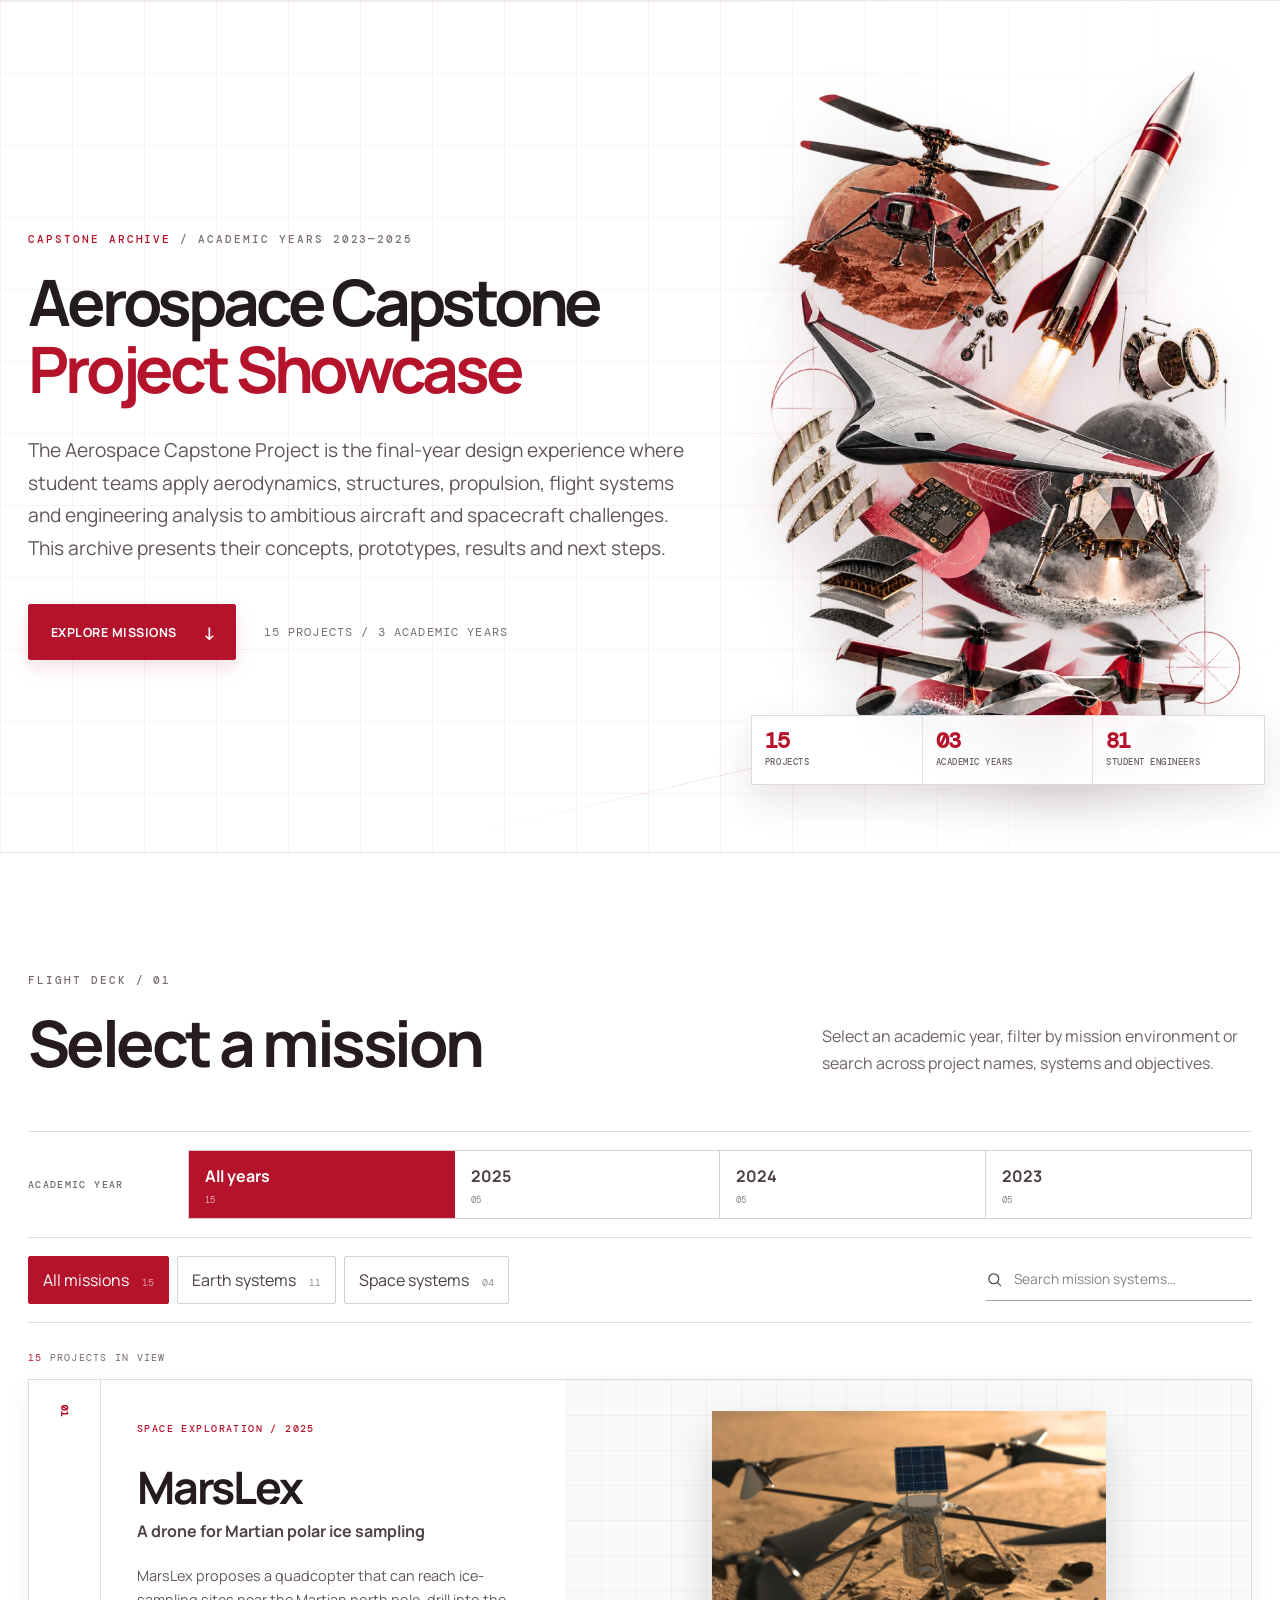
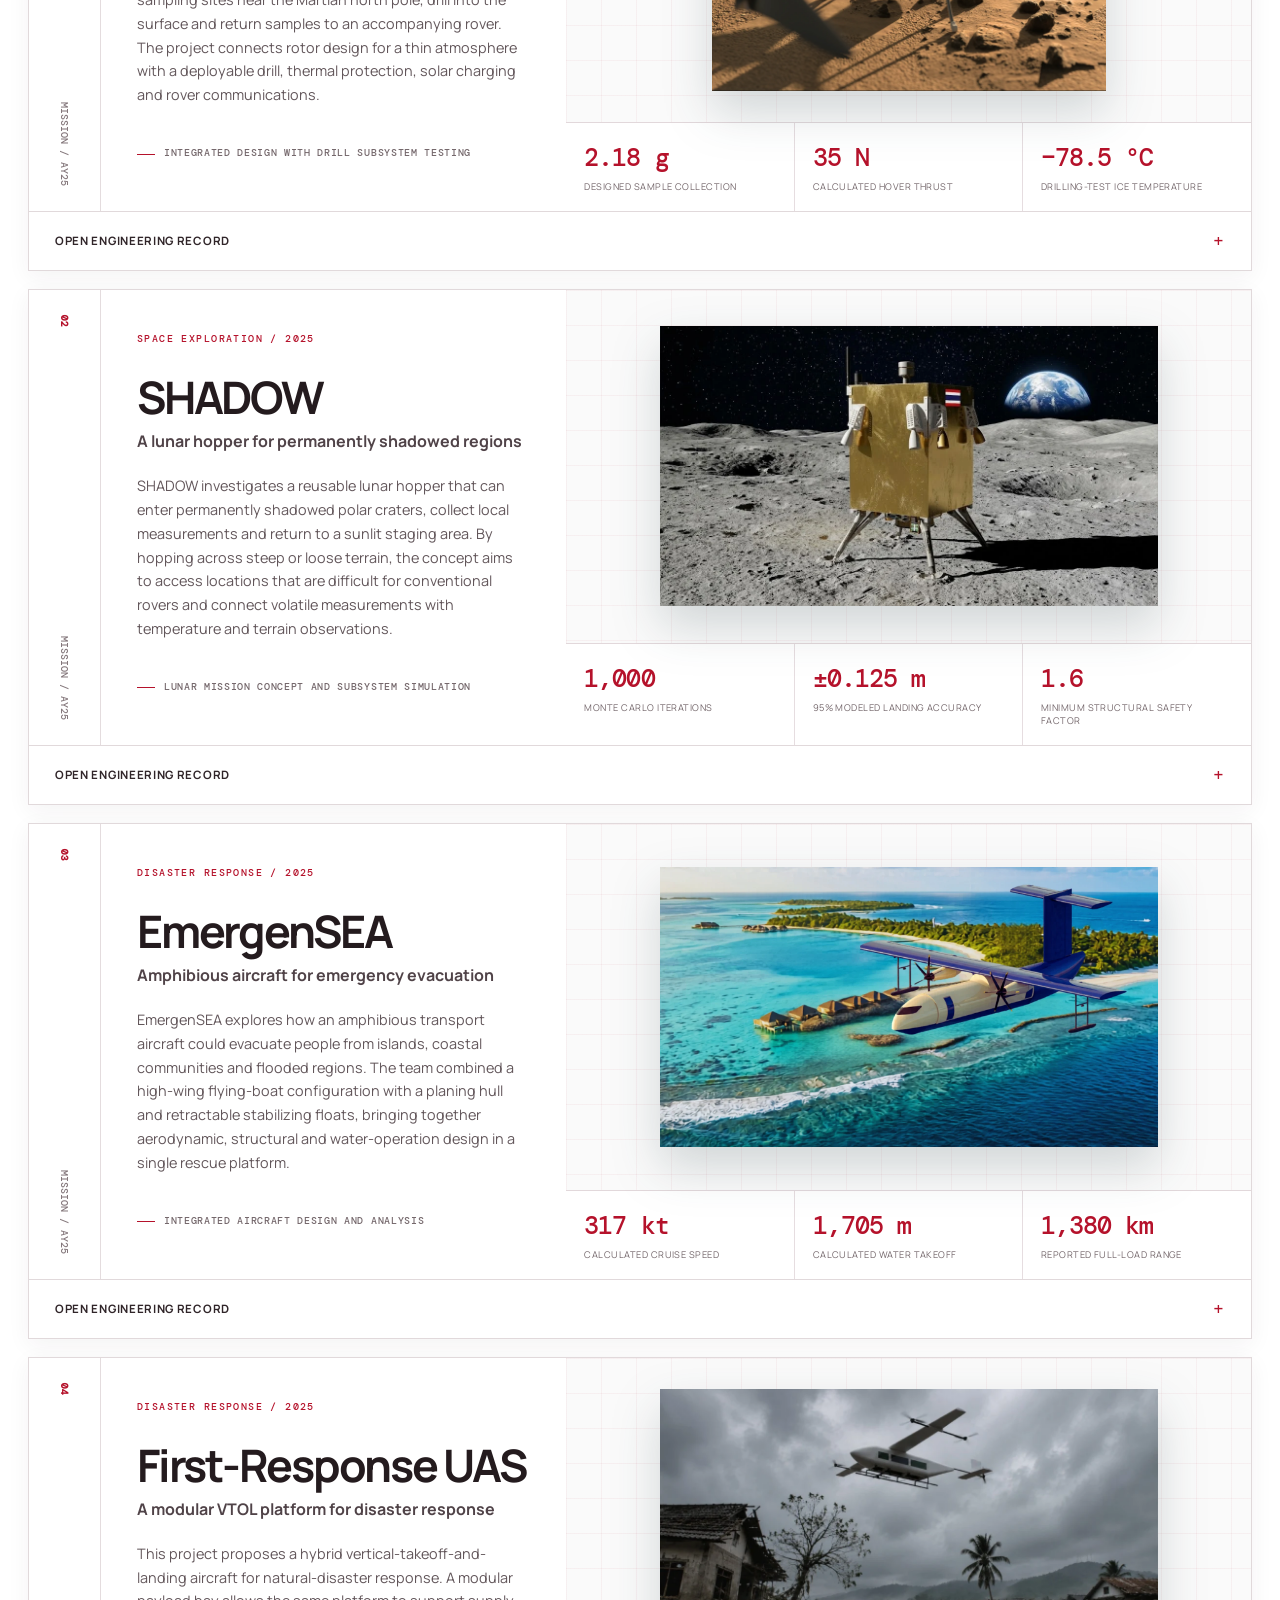
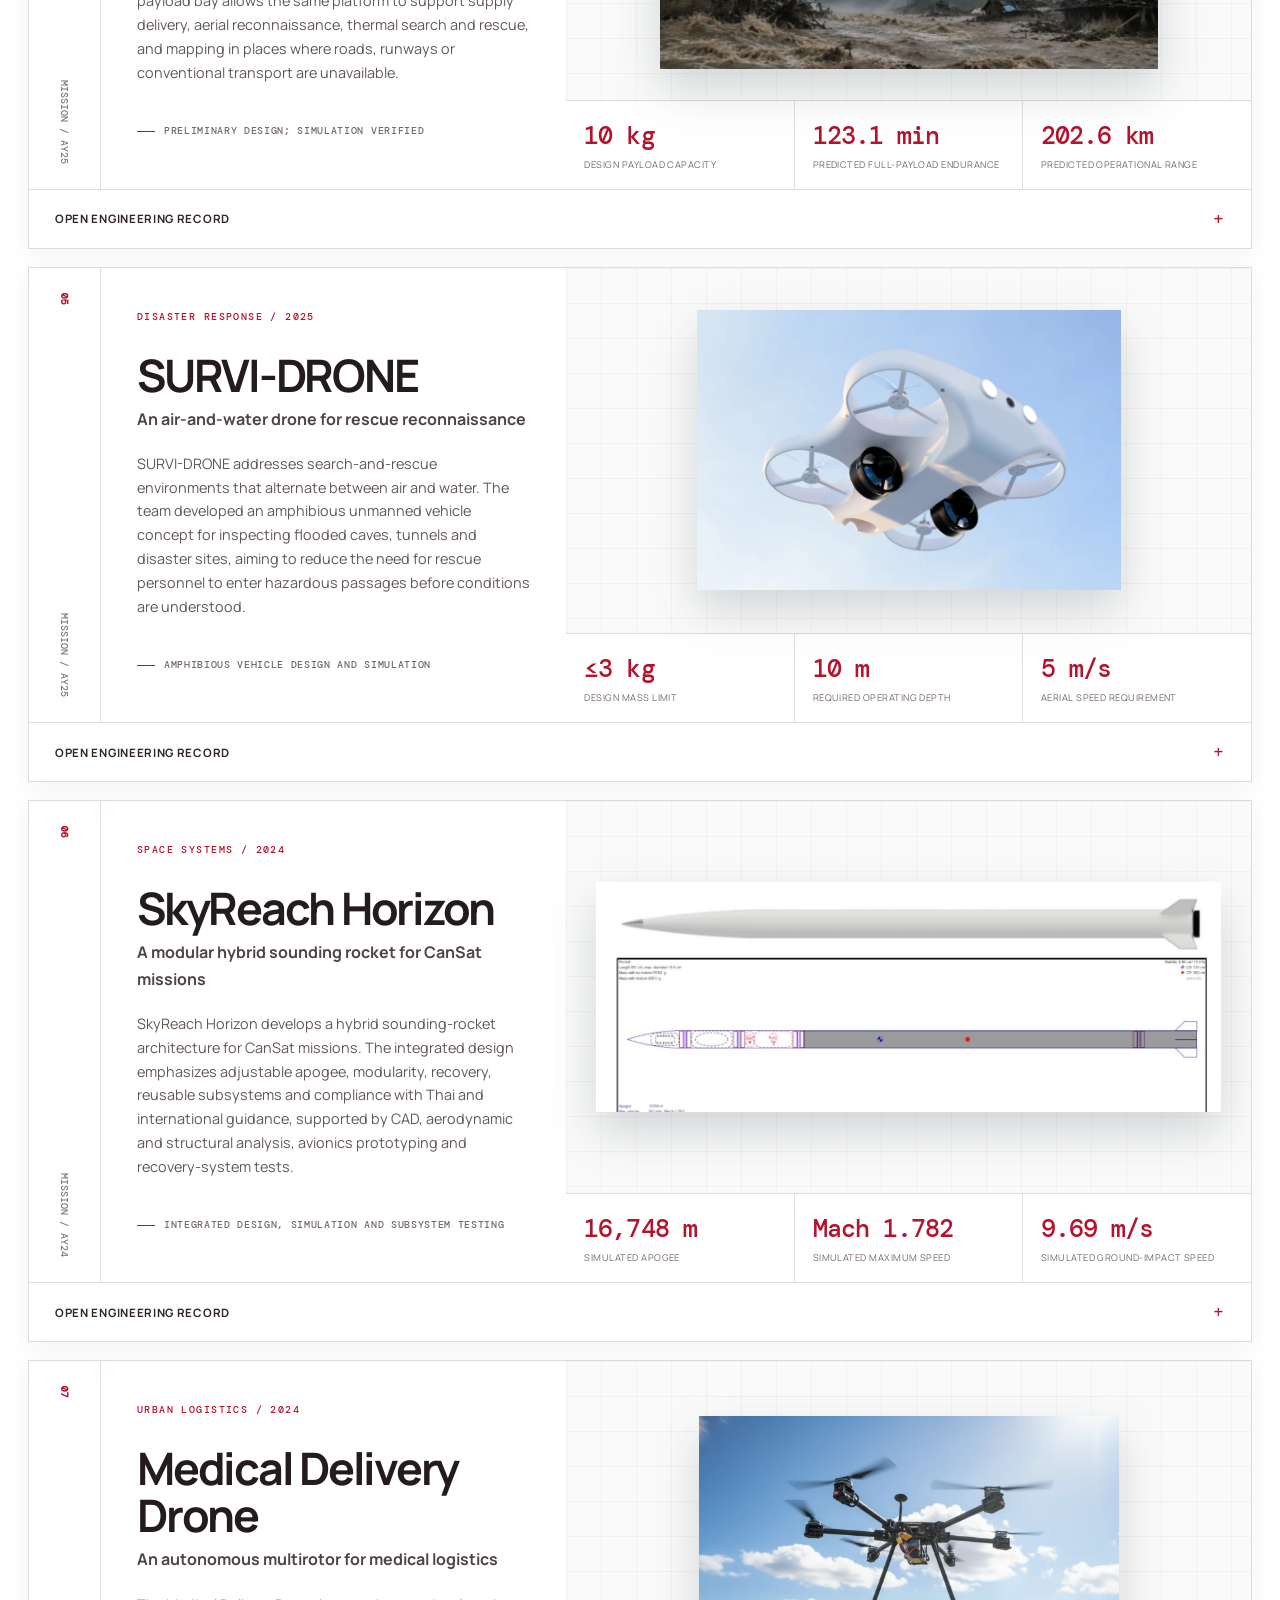
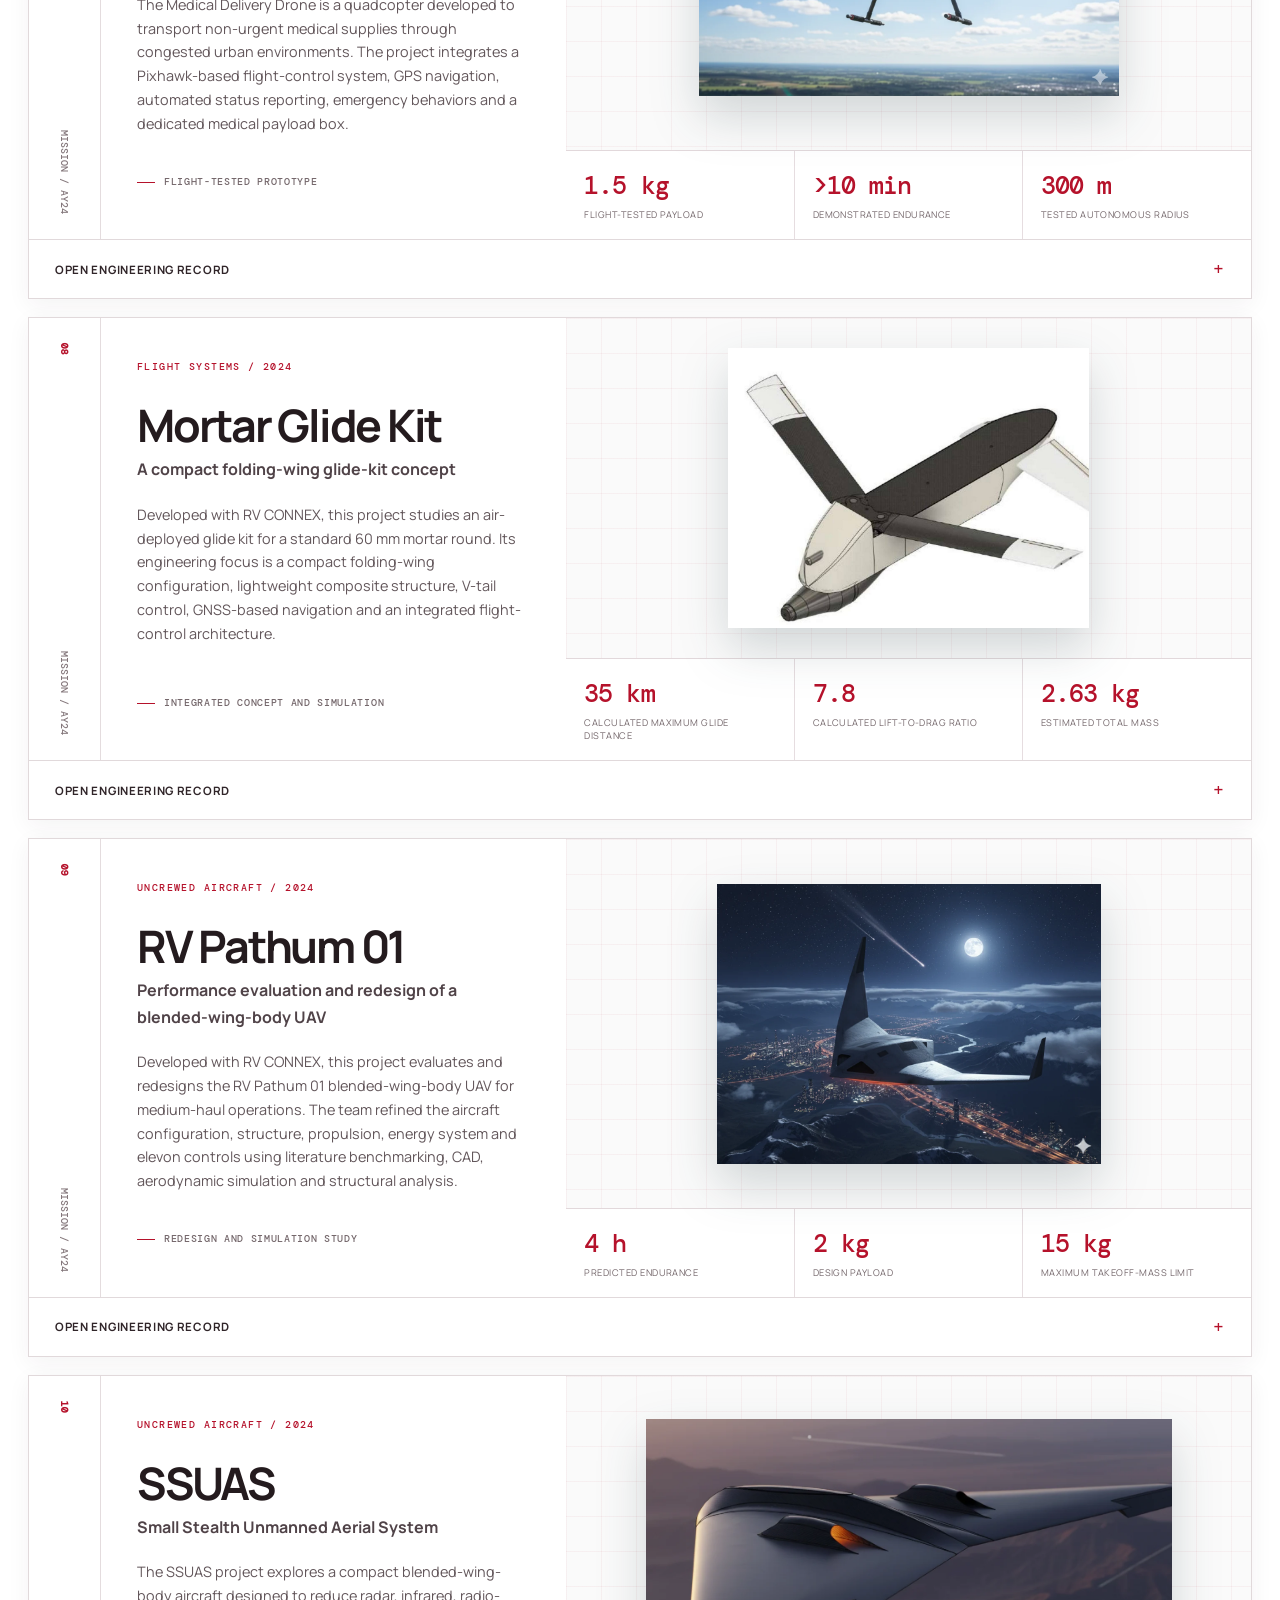
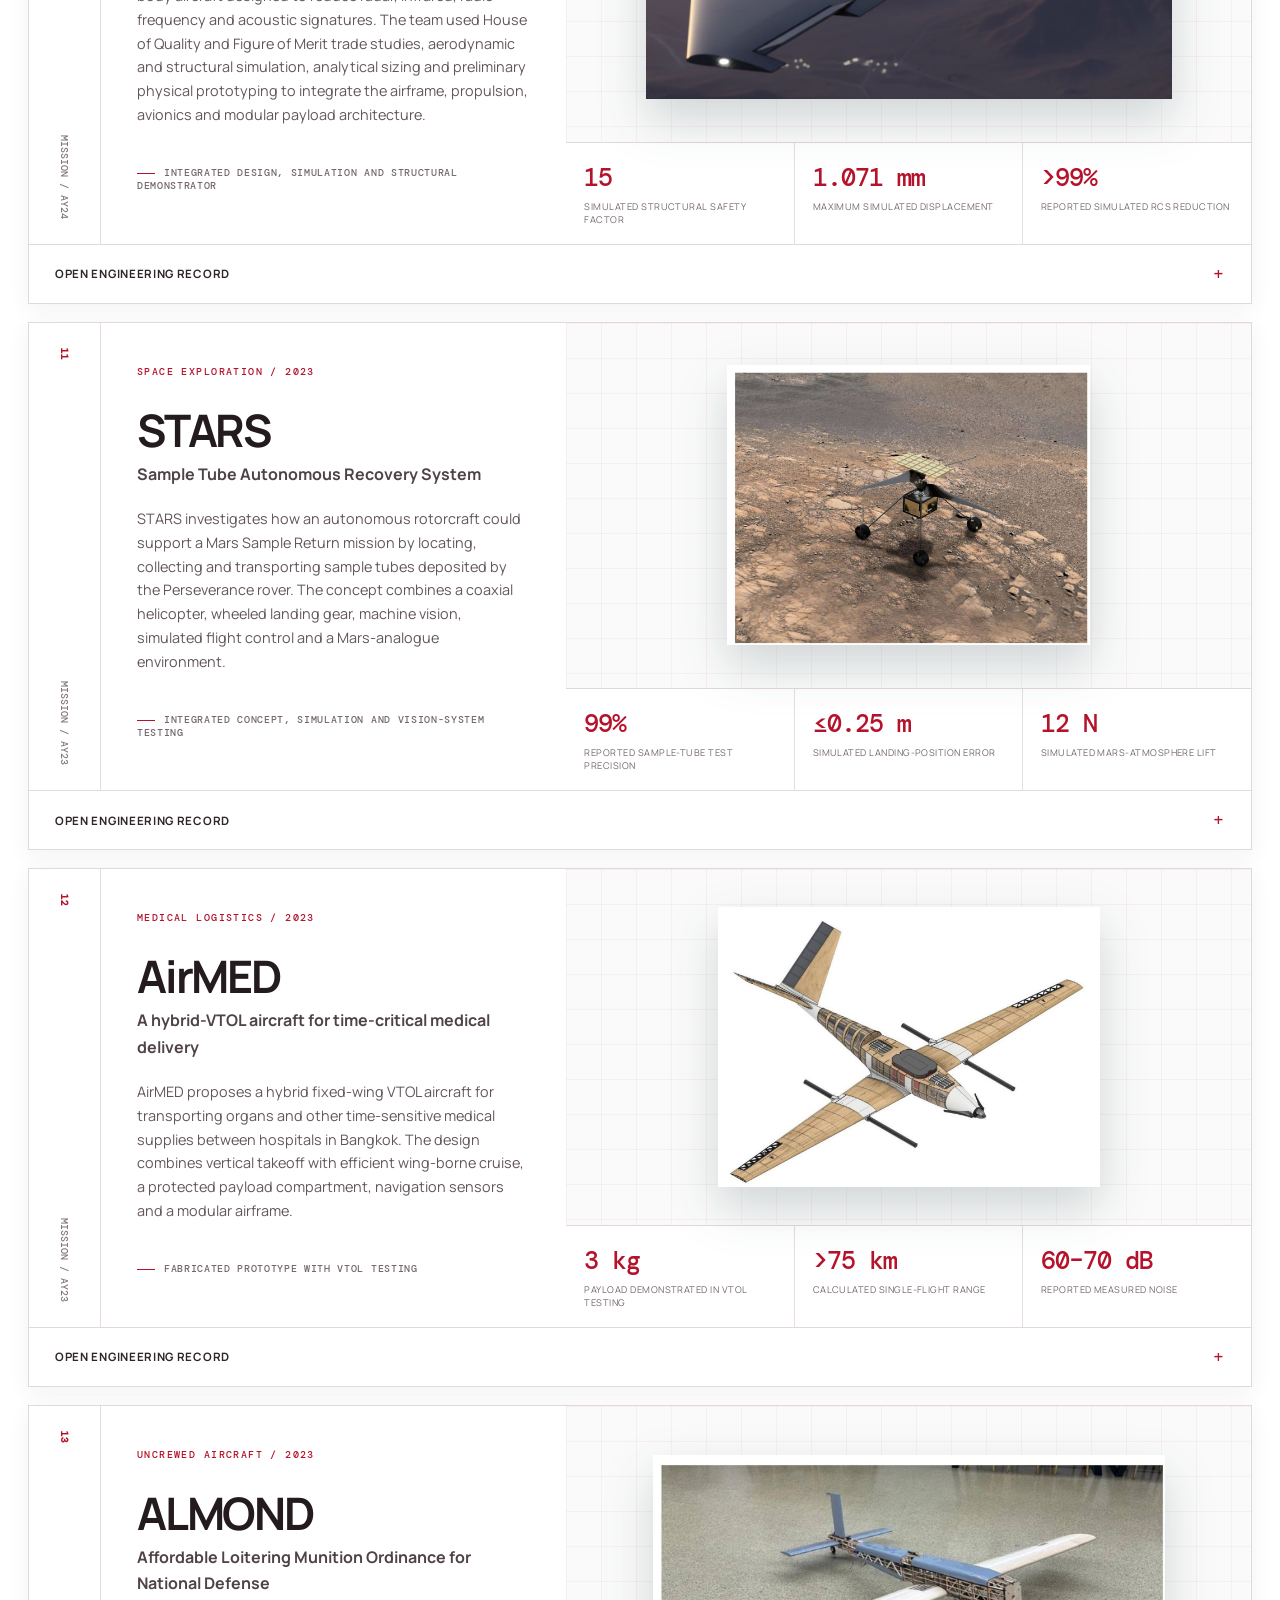
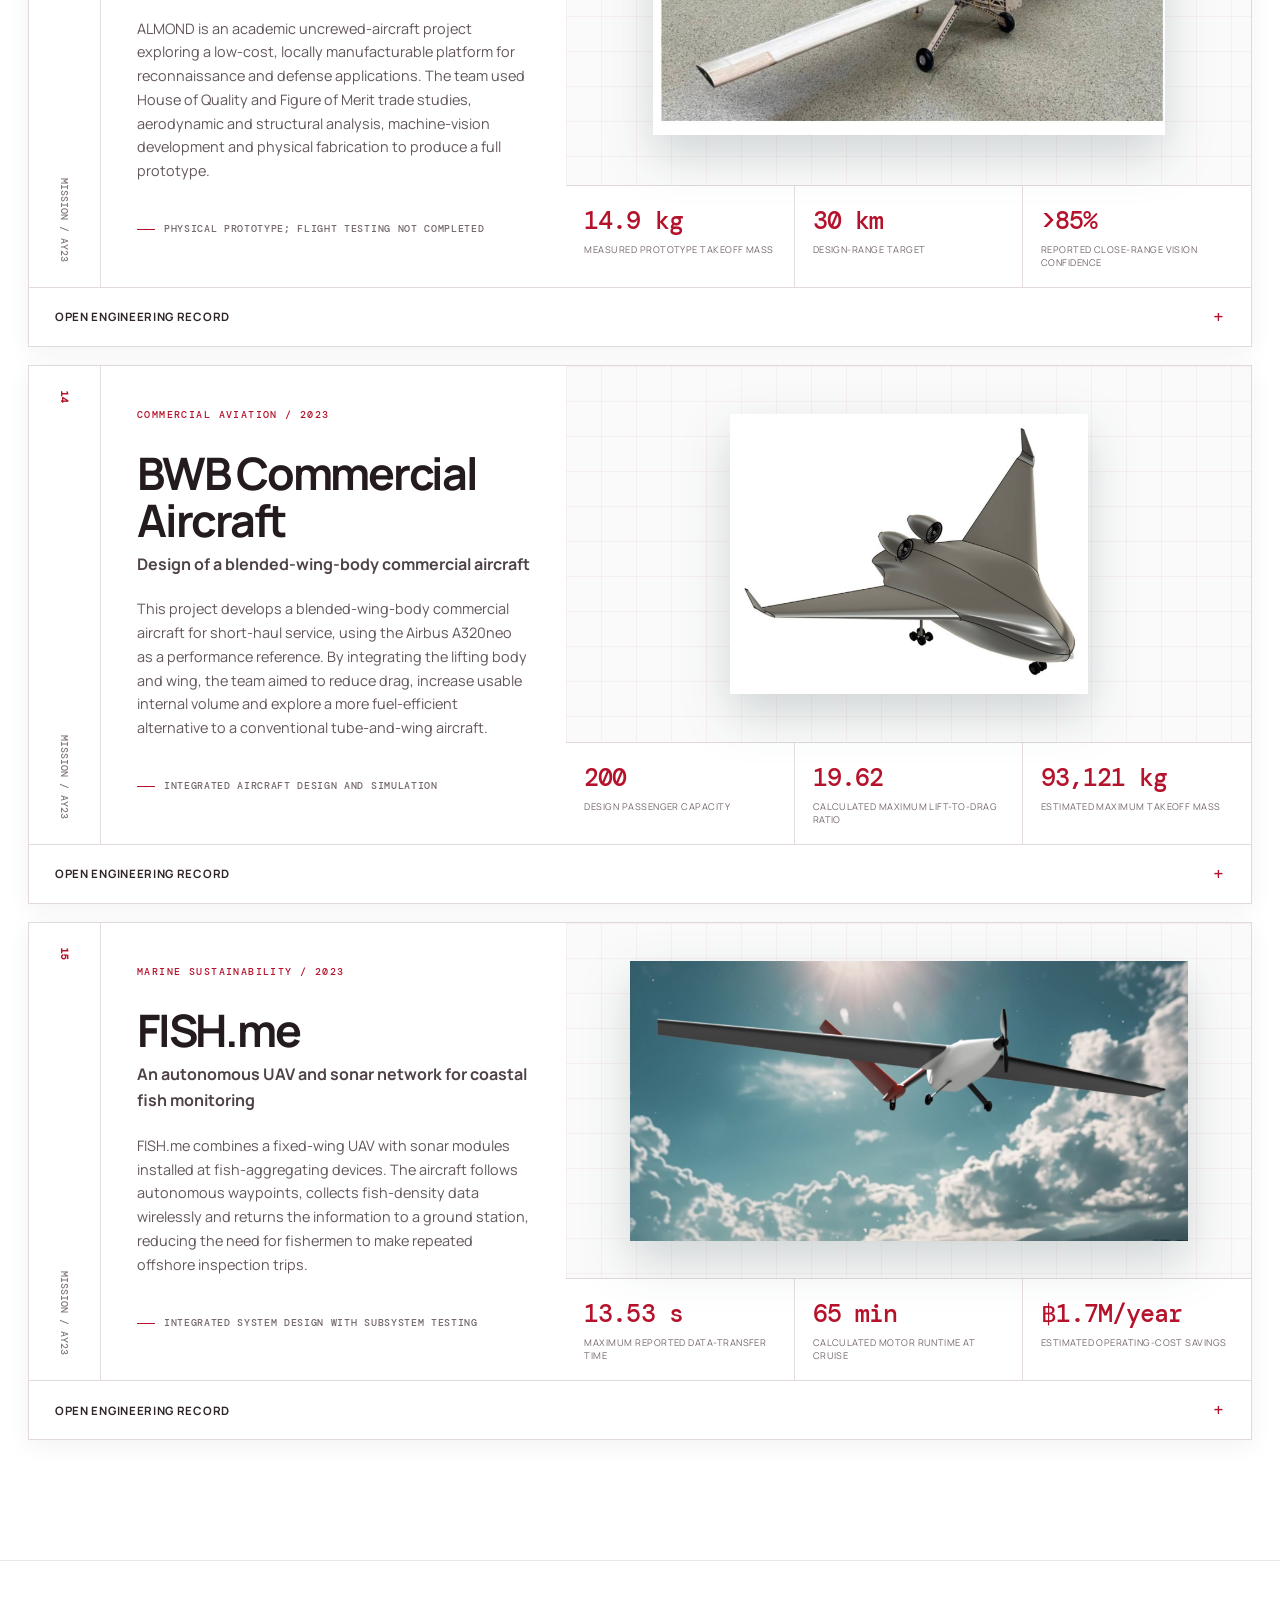
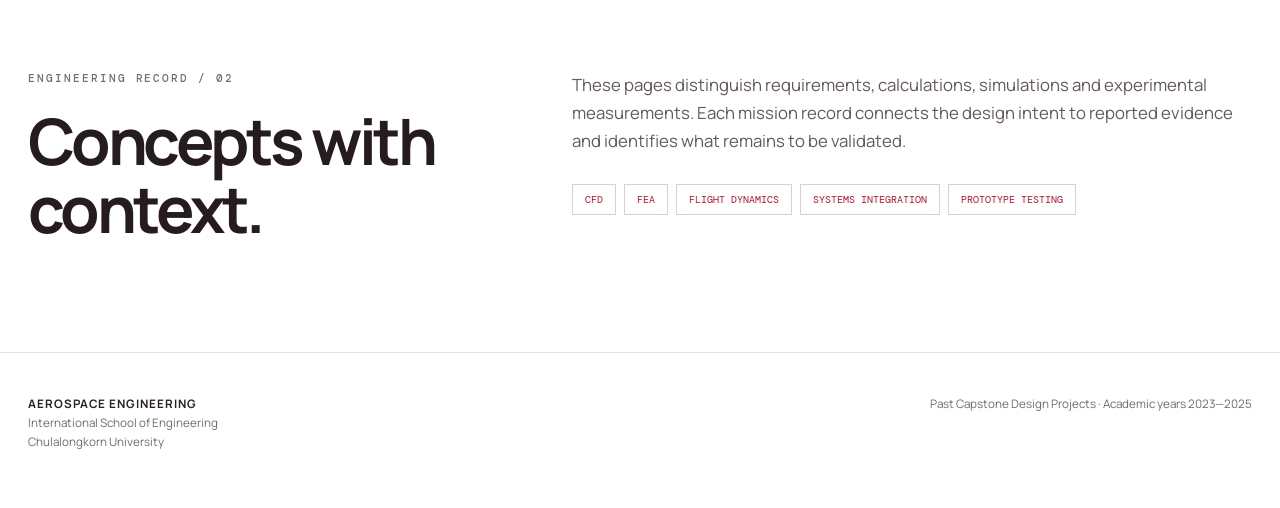
<file: wordpress/aero-capstone-showcase/showcase/index.html>
<!doctype html>
<html lang="en">
<head>
  <meta charset="utf-8">
  <meta name="viewport" content="width=device-width, initial-scale=1">
  <meta name="description" content="Aerospace Engineering capstone projects from academic years 2023–2025 at Chulalongkorn University.">
  <title>Capstone Flight Deck | Aerospace Engineering</title>
  <link rel="preconnect" href="https://fonts.googleapis.com">
  <link rel="preconnect" href="https://fonts.gstatic.com" crossorigin>
  <link href="https://fonts.googleapis.com/css2?family=DM+Mono:wght@400;500&family=Manrope:wght@400;500;600;700;800&display=swap" rel="stylesheet">
  <link rel="stylesheet" href="styles.css?ver=1.0.10">
</head>
<body>
  <a class="skip-link" href="#projects">Skip to projects</a>
  <div class="capstone-archive">
    <main>
      <section class="hero" aria-labelledby="page-title">
        <div class="hero-grid" aria-hidden="true"></div>
        <div class="hero-copy">
          <p class="kicker"><span>Capstone archive</span> / Academic years 2023—2025</p>
          <h1 id="page-title">Aerospace Capstone<br><em>Project Showcase</em></h1>
          <p class="hero-lede">The Aerospace Capstone Project is the final-year design experience where student teams apply aerodynamics, structures, propulsion, flight systems and engineering analysis to ambitious aircraft and spacecraft challenges. This archive presents their concepts, prototypes, results and next steps.</p>
          <div class="hero-actions">
            <a class="primary-action" href="#projects">Explore missions <span aria-hidden="true">↓</span></a>
            <span>15 projects / 3 academic years</span>
          </div>
        </div>
        <figure class="hero-visual">
          <picture>
            <img src="assets/capstone-hero-collage-v2.webp" alt="Editorial aerospace collage featuring a tailless blended-wing aircraft, Mars rotorcraft, lunar hopper, sounding rocket, amphibious rescue aircraft, structural components and avionics." width="768" height="1152" loading="eager" fetchpriority="high" decoding="async">
          </picture>
          <figcaption class="hero-stats" aria-label="Archive statistics">
            <span><strong id="archive-project-count">15</strong> projects</span>
            <span><strong>03</strong> academic years</span>
            <span><strong id="archive-student-count">81</strong> student engineers</span>
          </figcaption>
        </figure>
      </section>

      <section class="mission-index" id="projects" aria-labelledby="missions-title">
        <div class="section-heading">
          <div>
            <p class="kicker">Flight deck / 01</p>
            <h2 id="missions-title">Select a mission</h2>
          </div>
          <p>Select an academic year, filter by mission environment or search across project names, systems and objectives.</p>
        </div>

        <div class="year-selector" aria-label="Select academic year">
          <p>Academic year</p>
          <div class="year-tabs" role="group">
            <button class="year-tab is-active" type="button" data-year="All" aria-pressed="true">All years <span data-year-count="All">15</span></button>
            <button class="year-tab" type="button" data-year="2025" aria-pressed="false">2025 <span data-year-count="2025">05</span></button>
            <button class="year-tab" type="button" data-year="2024" aria-pressed="false">2024 <span data-year-count="2024">05</span></button>
            <button class="year-tab" type="button" data-year="2023" aria-pressed="false">2023 <span data-year-count="2023">05</span></button>
          </div>
        </div>

        <div class="controls">
          <div class="filters" role="group" aria-label="Filter by mission domain">
            <button class="filter is-active" type="button" data-filter="All" aria-pressed="true">All missions <span data-domain-count="All">15</span></button>
            <button class="filter" type="button" data-filter="Earth systems" aria-pressed="false">Earth systems <span data-domain-count="Earth systems">12</span></button>
            <button class="filter" type="button" data-filter="Space systems" aria-pressed="false">Space systems <span data-domain-count="Space systems">03</span></button>
          </div>
          <label class="search-box">
            <span class="sr-only">Search missions</span>
            <svg aria-hidden="true" viewBox="0 0 24 24"><circle cx="11" cy="11" r="7"></circle><path d="m16 16 5 5"></path></svg>
            <input id="project-search" type="search" placeholder="Search mission systems…" autocomplete="off">
          </label>
        </div>

        <p class="results-line" aria-live="polite"><span id="result-count">15</span> projects in view</p>
        <div class="project-grid" id="project-grid"></div>
        <div class="empty-state" id="empty-state" hidden>
          <span>NO SIGNAL</span>
          <h3>No missions matched that search.</h3>
          <button type="button" id="clear-search">Reset mission filters</button>
        </div>
      </section>

      <section class="methodology" aria-labelledby="method-title">
        <div>
          <p class="kicker">Engineering record / 02</p>
          <h2 id="method-title">Concepts with context.</h2>
        </div>
        <div class="method-copy">
          <p>These pages distinguish requirements, calculations, simulations and experimental measurements. Each mission record connects the design intent to reported evidence and identifies what remains to be validated.</p>
          <div class="method-tags"><span>CFD</span><span>FEA</span><span>Flight dynamics</span><span>Systems integration</span><span>Prototype testing</span></div>
        </div>
      </section>
    </main>

    <footer>
      <div><strong>Aerospace Engineering</strong><br>International School of Engineering<br>Chulalongkorn University</div>
      <p>Past Capstone Design Projects · Academic years 2023—2025</p>
    </footer>
  </div>
  <script src="app.js?ver=1.0.10" defer></script>
  <script>
    (() => {
      const reportHeight = () => {
        const footer = document.querySelector('footer');
        const contentHeight = footer
          ? Math.ceil(footer.getBoundingClientRect().bottom + window.scrollY)
          : Math.max(document.documentElement.scrollHeight, document.body.scrollHeight);
        window.parent.postMessage({
          type: 'aero-capstone-height',
          height: contentHeight
        }, '*');
      };
      window.addEventListener('load', reportHeight);
      window.addEventListener('resize', reportHeight);
      if ('ResizeObserver' in window) new ResizeObserver(reportHeight).observe(document.body);
    })();
  </script>
</body>
</html>
</file>
<file: styles.css>
:root{--red:#b5122b;--red-dark:#8f0e22;--ink:#202329;--muted:#60666d;--soft:#f6f6f4;--line:#e6e5e2;--white:#fff;--shadow:0 20px 60px rgba(32,35,41,.08)}
*,*::before,*::after{box-sizing:border-box}
html{scroll-behavior:smooth}
body{margin:0;background:var(--white);color:var(--ink);font-family:Manrope,Arial,sans-serif;-webkit-font-smoothing:antialiased}
img{display:block;max-width:100%}
a{color:inherit;text-decoration:none}
button{font:inherit}
:focus-visible{outline:3px solid var(--red);outline-offset:4px}
::selection{background:#f2c8ce;color:#35141a}
.shell{width:min(100% - 80px,1320px);margin-inline:auto}
.section{position:relative}
.skip-link{position:absolute;z-index:99;left:16px;top:-60px;padding:10px 16px;background:var(--red);color:#fff;border-radius:6px}
.skip-link:focus{top:16px}
.site-header{background:#fff;border-bottom:1px solid #ecebea;position:relative;z-index:20}
.site-header__inner{display:flex;align-items:center;justify-content:space-between;min-height:82px;gap:24px}
.brand{display:flex;align-items:center;flex:0 0 auto;gap:10px;min-width:0}
.brand img{object-fit:contain}
.brand__type{display:flex;flex-direction:column;gap:3px;white-space:nowrap}
.brand__type strong{font-size:11px;line-height:1.2;font-weight:800;letter-spacing:-.02em}
.brand__type strong span{color:var(--red)}
.brand__type small{font-size:9px;line-height:1.2;color:#4f5358;letter-spacing:.02em}
.primary-nav{display:flex;align-items:center;gap:clamp(10px,1.4vw,20px);min-width:0;white-space:nowrap}
.primary-nav>a{font-size:11px;font-weight:700;color:#4c5156;transition:color .2s ease}
.primary-nav>a:hover,.primary-nav>a[aria-current="page"]{color:var(--red)}
.primary-nav .primary-nav__feature{display:inline-flex;align-items:center;justify-content:center;background:var(--red);color:#fff;border-radius:999px;padding:10px 15px;box-shadow:0 6px 16px rgba(181,18,43,.18);margin-left:4px;transition:background .2s,box-shadow .2s,transform .2s}
.primary-nav .primary-nav__feature:hover,.primary-nav .primary-nav__feature:focus-visible{background:var(--red-dark);color:#fff;box-shadow:0 8px 22px rgba(181,18,43,.25);transform:translateY(-1px)}
.menu-toggle{display:none}
.eyebrow,.small-label,.feature-label,.photo-index,.learning-card__number,.capstone-feature__micro{font-family:"DM Mono",monospace;font-weight:500;letter-spacing:.14em;text-transform:uppercase}
.eyebrow{display:flex;align-items:center;gap:11px;color:var(--red);font-size:10px;line-height:1.6;margin:0 0 28px}
.eyebrow__line{width:22px;height:2px;background:currentColor;flex:0 0 auto}
h1,h2,h3,p,figure{margin-top:0}
h1,h2,h3{letter-spacing:-.06em}
h1{font-size:clamp(54px,5.6vw,86px);line-height:1.03;font-weight:800;margin-bottom:30px}
h1 em,h2 em{font-style:normal;color:var(--red)}
h2{font-size:clamp(42px,4.2vw,66px);line-height:1.1;font-weight:800;margin-bottom:0}
h3{font-weight:800}
.button-row{display:flex;align-items:center;gap:28px;flex-wrap:wrap}
.button{display:inline-flex;align-items:center;justify-content:space-between;gap:30px;min-height:52px;padding:14px 20px;border-radius:7px;font-size:12px;font-weight:800;transition:background .2s,transform .2s,box-shadow .2s}
.button span{font-size:18px;font-weight:500;line-height:1}
.button--red{background:var(--red);color:#fff;box-shadow:0 8px 20px rgba(181,18,43,.15)}
.button--red:hover,.button--red:focus-visible{background:var(--red-dark);color:#fff;transform:translateY(-2px);box-shadow:0 12px 28px rgba(181,18,43,.24)}
.button--white{background:#fff;color:var(--red)}
.button--white:hover{background:#f2e5e6}
.text-link{display:inline-flex;align-items:center;gap:18px;border-bottom:1px solid currentColor;padding-bottom:5px;font-size:12px;font-weight:800;transition:color .2s,gap .2s}
.text-link span{font-size:17px;font-weight:500}
.text-link:hover{color:var(--red);gap:23px}
.text-link--red{color:var(--red)}
.text-link--red:hover{color:var(--red-dark)}
.hero{background:linear-gradient(90deg,#fff 52%,#fbfaf9 100%);overflow:hidden}
.hero__grid{display:grid;grid-template-columns:minmax(0,1fr) minmax(0,.91fr);align-items:center;gap:clamp(55px,5vw,90px);min-height:670px;padding-block:72px 84px}
.hero__copy{position:relative;z-index:1}
.hero__lede{max-width:530px;font-size:17px;line-height:1.85;color:#565b60;margin-bottom:34px}
.hero__footnote{display:flex;align-items:center;gap:10px;margin:48px 0 0;font-size:10px;font-weight:700;color:#74787c;letter-spacing:.02em}
.hero__footnote-mark{width:6px;height:6px;background:var(--red);border-radius:50%;flex:0 0 auto}
.hero__visual{position:relative;margin:0;align-self:stretch;min-height:530px;isolation:isolate}
.hero__visual::before{content:"";position:absolute;inset:18px -18px -18px 18px;border:1px solid #e5d4d7;z-index:-1}
.hero__visual>img{width:100%;height:100%;object-fit:cover;object-position:53% center;filter:saturate(.94)}
.hero__visual figcaption{position:absolute;bottom:20px;left:-20px;right:20px;display:flex;align-items:center;gap:12px;background:#fff;padding:14px 17px;box-shadow:var(--shadow);font-size:11px;font-weight:700}
.hero__visual figcaption>span:first-child{font-family:"DM Mono",monospace;color:var(--red);font-size:9px;text-transform:uppercase;letter-spacing:.13em}
.figcaption-arrow{margin-left:auto;color:var(--red);font-size:18px}
.learning{padding-block:110px 122px;background:#fff}
.section-heading{display:flex;align-items:end;justify-content:space-between;gap:60px;margin-bottom:42px}
.section-heading>div{flex:1 1 auto}
.section-heading .eyebrow{margin-bottom:22px}
.section-heading>p{max-width:370px;flex:0 1 370px;margin:0 0 7px;color:var(--muted);font-size:14px;line-height:1.85}
.section-heading--compact{margin-bottom:48px}
.learning__grid{display:grid;grid-template-columns:repeat(3,minmax(0,1fr));border-top:1px solid var(--line);border-bottom:1px solid var(--line)}
.learning-card{position:relative;display:flex;flex-direction:column;min-height:318px;padding:30px 34px 28px 0;transition:background .2s,padding .2s}
.learning-card:not(:last-child){border-right:1px solid var(--line);margin-right:34px}
.learning-card:hover{background:#fbf7f7;padding-left:14px}
.learning-card__number{font-size:10px;color:var(--red);margin-bottom:31px}
.learning-card__icon{position:absolute;right:39px;top:25px;font-size:28px;line-height:1;color:#d6c7c9;font-weight:400}
.learning-card h3{font-size:25px;line-height:1.3;margin-bottom:12px;max-width:260px}
.learning-card p{font-size:13px;line-height:1.75;color:var(--muted);max-width:280px;margin-bottom:26px}
.card-arrow{display:flex;align-items:center;gap:12px;margin-top:auto;font-size:11px;font-weight:800;color:var(--red)}
.card-arrow>span{font-size:16px;font-weight:500;transition:transform .2s}
a:hover .card-arrow>span{transform:translate(3px,-3px)}
.in-practice{background:var(--soft);padding-block:104px}
.in-practice__grid{display:grid;grid-template-columns:1fr .85fr;align-items:center;gap:clamp(60px,8vw,130px)}
.in-practice__photo{position:relative;height:500px}
.in-practice__photo img{width:100%;height:100%;object-fit:cover;object-position:center 42%}
.photo-index{position:absolute;left:0;bottom:0;background:var(--red);color:#fff;font-size:9px;padding:14px 18px}
.in-practice__copy{max-width:490px}
.in-practice__copy .eyebrow{margin-bottom:24px}
.in-practice__copy h2{font-size:clamp(38px,3.4vw,55px);margin-bottom:24px}
.in-practice__copy p:not(.eyebrow){font-size:15px;line-height:1.9;color:var(--muted);margin-bottom:29px}
.student-work{padding-block:115px 125px;background:#fff}
.capstone-feature{display:grid;grid-template-columns:.92fr 1.08fr;min-height:430px;background:#831124;color:#fff;overflow:hidden}
.capstone-feature__copy{display:flex;flex-direction:column;align-items:flex-start;padding:52px clamp(32px,5vw,70px);background:radial-gradient(circle at 100% 100%,#b5122b 0%,#831124 66%)}
.feature-label{font-size:9px;color:#f8cbd3;margin-bottom:43px}
.capstone-feature h3{font-size:clamp(34px,3.15vw,49px);line-height:1.12;margin-bottom:20px}
.capstone-feature p{max-width:400px;color:#f3e4e7;font-size:14px;line-height:1.85;margin-bottom:25px}
.capstone-feature .button{margin-bottom:20px;min-height:45px;padding:11px 16px}
.capstone-feature__micro{font-size:8px;color:#deb4bb;margin-top:auto;padding-top:16px}
.capstone-feature__image{min-height:430px;overflow:hidden;background:#dfd9d4}
.capstone-feature__image img{width:100%;height:100%;object-fit:cover;object-position:center;transition:transform .5s}
.capstone-feature:hover .capstone-feature__image img{transform:scale(1.035)}
.team-grid{display:grid;grid-template-columns:repeat(2,minmax(0,1fr));gap:28px;margin-top:28px}
.team-card{display:grid;grid-template-columns:44% 56%;min-height:212px;background:var(--soft);overflow:hidden}
.team-card__image{overflow:hidden}
.team-card__image img{width:100%;height:100%;object-fit:cover;transition:transform .5s}
.team-card:hover img{transform:scale(1.04)}
.team-card__copy{display:flex;flex-direction:column;padding:28px 28px 25px}
.small-label{font-size:9px;line-height:1.6;color:var(--red)}
.team-card h3{font-size:22px;line-height:1.25;margin:13px 0 20px}
.path{padding-block:110px 125px;background:var(--soft)}
.path__grid{display:grid;grid-template-columns:repeat(3,minmax(0,1fr));gap:24px}
.path-card{background:#fff;min-width:0;overflow:hidden;transition:transform .2s,box-shadow .2s}
.path-card:hover{transform:translateY(-5px);box-shadow:var(--shadow)}
.path-card__image{aspect-ratio:1.4;overflow:hidden;background:#ddd}
.path-card__image img{width:100%;height:100%;object-fit:cover;transition:transform .5s}
.path-card:hover img{transform:scale(1.04)}
.path-card__body{padding:28px 28px 31px;min-height:206px}
.path-card h3{display:flex;justify-content:space-between;align-items:center;gap:10px;font-size:26px;line-height:1.2;margin:12px 0 13px}
.path-card h3 span{color:var(--red);font-size:21px;font-weight:400}
.path-card p{font-size:12px;line-height:1.75;color:var(--muted);margin-bottom:0}
.news{padding-block:114px 125px}
.section-heading--news{align-items:end}
.section-heading--news .text-link{flex:0 0 auto;margin-bottom:10px}
.news__grid{display:grid;grid-template-columns:repeat(3,minmax(0,1fr));gap:24px}
.news-card{min-width:0;display:flex;flex-direction:column;border:1px solid var(--line);background:#fff;transition:box-shadow .2s,transform .2s}
.news-card:hover{box-shadow:var(--shadow);transform:translateY(-4px)}
.news-card__image{aspect-ratio:1.55;overflow:hidden;background:var(--soft)}
.news-card__image img{width:100%;height:100%;object-fit:cover;transition:transform .4s}
.news-card:hover img{transform:scale(1.035)}
.news-card__body{display:flex;flex-direction:column;flex:1;padding:26px 27px 27px;min-height:210px}
.news-card h3{font-size:19px;line-height:1.4;letter-spacing:-.035em;margin:13px 0 28px}
.admissions{padding-block:96px;background:#f6f6f4;border-top:1px solid var(--line)}
.admissions__grid{display:grid;grid-template-columns:1fr .55fr;align-items:end;gap:70px}
.admissions h2{font-size:clamp(48px,5vw,78px)}
.admissions__action{padding-bottom:7px}
.admissions__action p{font-size:16px;line-height:1.8;color:var(--muted);margin-bottom:25px}
.site-footer{background:#22252a;color:#f5f5f5;padding-top:74px}
.site-footer__grid{display:grid;grid-template-columns:1.4fr .7fr 1fr;gap:70px;padding-bottom:65px}
.site-footer__grid>div{display:flex;flex-direction:column;align-items:flex-start}
.site-footer__grid img{object-fit:contain;margin-bottom:16px;background:#fff;border-radius:50%}
.site-footer h2{font-size:20px;line-height:1.3;margin-bottom:15px;letter-spacing:-.03em}
.site-footer h3{font-size:11px;letter-spacing:.14em;text-transform:uppercase;color:#f7a4b1;margin-bottom:24px}
.site-footer p,.site-footer a{font-size:12px;line-height:2;color:#c9cbcd;margin-bottom:0}
.site-footer a:hover{color:#fff;text-decoration:underline;text-underline-offset:4px}
.site-footer__bottom{display:flex;justify-content:space-between;gap:20px;border-top:1px solid #44484d;padding-block:20px;color:#999da0;font-size:10px}
.site-footer__bottom a{color:#c9cbcd}
@media(max-width:1270px){.shell{width:min(100% - 64px,1320px)}.brand__type strong{font-size:9px}.brand__type small{font-size:8px}.primary-nav{gap:10px}.primary-nav>a{font-size:10px}.primary-nav .primary-nav__feature{padding:9px 11px}.hero__grid{gap:45px}}
@media(max-width:1060px){.site-header__inner{min-height:72px}.brand__type strong{font-size:10px}.brand__type small{font-size:8px}.menu-toggle{display:flex;flex-direction:column;justify-content:center;gap:5px;width:44px;height:44px;padding:9px;border:1px solid var(--line);border-radius:6px;background:#fff;cursor:pointer}.menu-toggle span{height:2px;width:100%;background:var(--ink);transition:transform .2s}.primary-nav{display:none;position:absolute;left:0;right:0;top:100%;padding:18px 32px 25px;white-space:normal;background:#fff;border-bottom:1px solid var(--line);box-shadow:0 20px 25px rgba(0,0,0,.08);flex-direction:column;align-items:stretch;gap:0}.primary-nav.is-open{display:flex}.primary-nav>a{font-size:13px;padding:11px 0;border-bottom:1px solid var(--line)}.primary-nav .primary-nav__feature{align-self:flex-start;margin:18px 0 0;padding:12px 17px;border:0}.hero__grid{grid-template-columns:1fr 1fr;min-height:590px;padding-block:60px 72px}.hero__visual{min-height:470px}.hero__lede{font-size:15px}.hero__footnote{margin-top:34px}}
@media(max-width:850px){.shell{width:min(100% - 48px,1320px)}.hero__grid{grid-template-columns:1fr;gap:44px;padding-block:62px 70px}.hero__copy{max-width:650px}.hero__visual{width:100%;height:400px;min-height:0;align-self:auto}.hero__visual>img{object-position:center 40%}.hero__footnote{margin-top:26px}.section-heading{gap:30px}.section-heading>p{max-width:300px;font-size:13px}.learning{padding-block:80px}.learning-card{padding-right:22px;min-height:340px}.learning-card:not(:last-child){margin-right:16px}.learning-card h3{font-size:21px}.learning-card__icon{right:21px}.in-practice{padding-block:75px}.in-practice__grid{gap:45px}.in-practice__photo{height:440px}.in-practice__copy h2{font-size:38px}.capstone-feature{grid-template-columns:1fr 1fr}.capstone-feature__copy{padding:37px 32px}.capstone-feature h3{font-size:34px}.team-card{grid-template-columns:1fr}.team-card__image{height:185px}.team-card__copy{min-height:190px}.path-card__body{padding:20px;min-height:235px}.path-card h3{font-size:22px}.news-card__body{padding:21px;min-height:220px}.news-card h3{font-size:17px}.admissions__grid{grid-template-columns:1fr 1fr;gap:32px}}
@media(max-width:650px){.shell{width:min(100% - 36px,1320px)}.site-header__inner{min-height:67px}.brand img{width:38px;height:38px}.brand__type strong{font-size:9px}.brand__type small{font-size:8px}.hero__grid{padding-block:52px 64px;gap:35px}.hero .eyebrow{font-size:9px;margin-bottom:23px}.hero h1{font-size:clamp(48px,11vw,68px);margin-bottom:24px}.hero__lede{font-size:15px;line-height:1.75;margin-bottom:26px}.hero__footnote{font-size:9px;line-height:1.5}.hero__visual{height:340px}.hero__visual::before{inset:10px -9px -9px 9px}.hero__visual figcaption{left:0;right:10px;bottom:13px;padding:10px 12px;gap:8px;font-size:9px}.hero__visual figcaption>span:first-child{font-size:8px}.button-row{gap:20px}.button{min-height:48px}.section-heading{display:block;margin-bottom:32px}.section-heading .eyebrow{margin-bottom:18px}.section-heading h2{font-size:42px}.section-heading>p{max-width:580px;margin:20px 0 0;font-size:13px}.learning{padding-block:77px 80px}.learning__grid{display:block}.learning-card{min-height:0;padding:25px 6px 29px 0}.learning-card:not(:last-child){border-right:0;border-bottom:1px solid var(--line);margin-right:0}.learning-card__number{margin-bottom:18px}.learning-card h3{max-width:none;font-size:23px}.learning-card p{max-width:none;margin-bottom:17px}.learning-card__icon{top:23px;right:6px}.in-practice{padding-block:65px}.in-practice__grid{grid-template-columns:1fr;gap:38px}.in-practice__photo{height:340px}.in-practice__copy h2{font-size:42px}.student-work{padding-block:77px 83px}.capstone-feature{grid-template-columns:1fr}.capstone-feature__copy{padding:35px 27px 33px}.feature-label{margin-bottom:28px}.capstone-feature h3{font-size:34px}.capstone-feature__image{min-height:0;height:270px}.team-grid{grid-template-columns:1fr;gap:18px;margin-top:18px}.team-card{grid-template-columns:43% 57%;min-height:175px}.team-card__image{height:auto}.team-card__copy{min-height:175px;padding:22px}.team-card h3{font-size:19px}.path{padding-block:75px 80px}.path__grid{grid-template-columns:1fr;gap:18px}.path-card{display:grid;grid-template-columns:41% 59%;min-height:170px}.path-card__image{aspect-ratio:auto;height:100%}.path-card__body{min-height:0;padding:20px}.path-card h3{font-size:22px;margin:8px 0}.path-card p{font-size:11px}.news{padding-block:76px 82px}.section-heading--news .text-link{margin:24px 0 0}.news__grid{grid-template-columns:1fr;gap:18px}.news-card{display:grid;grid-template-columns:42% 58%;min-height:156px}.news-card__image{aspect-ratio:auto;height:100%}.news-card__body{min-height:0;padding:19px}.news-card h3{font-size:15px;line-height:1.35;margin:8px 0 15px}.news-card .small-label{font-size:8px}.admissions{padding-block:75px}.admissions__grid{grid-template-columns:1fr;gap:29px}.admissions h2{font-size:50px}.admissions__action p{font-size:14px}.site-footer{padding-top:60px}.site-footer__grid{grid-template-columns:1fr 1fr;gap:35px 25px;padding-bottom:50px}.site-footer__grid>div:first-child{grid-column:1/-1}.site-footer__bottom{font-size:9px}}
@media(max-width:430px){.brand__type{max-width:235px}.brand__type strong{font-size:8px;white-space:normal}.brand__type small{font-size:7px}.hero__visual{height:315px}.hero__visual figcaption{font-size:8px}.hero__visual figcaption>span:first-child{font-size:7px}.hero h1{font-size:51px}.hero__lede{font-size:14px}.team-card{grid-template-columns:38% 62%}.team-card__copy{padding:17px}.team-card h3{font-size:17px}.team-card .small-label{font-size:7px}.path-card{grid-template-columns:38% 62%}.path-card__body{padding:15px}.path-card h3{font-size:19px}.path-card p{font-size:10px}.news-card{grid-template-columns:38% 62%}.news-card__body{padding:15px}.news-card h3{font-size:14px}.news-card .card-arrow{font-size:10px}.admissions h2{font-size:46px}.site-footer__grid{grid-template-columns:1fr;gap:28px}.site-footer__grid>div:first-child{grid-column:auto}}
@media(prefers-reduced-motion:reduce){html{scroll-behavior:auto}*,*::before,*::after{transition-duration:.01ms!important;animation-duration:.01ms!important}}
</file>
<file: hero-mosaic.css>
/* Homepage hero: a text column and four-image aerospace mosaic. */
.hero--mosaic {
  background: #fff;
  overflow: hidden;
}

.hero-mosaic__inner {
  display: grid;
  grid-template-columns: minmax(0, 1fr) minmax(0, clamp(430px, 42vw, 610px));
  align-items: center;
  gap: clamp(38px, 4vw, 62px);
  min-height: 700px;
  padding-block: 32px;
}

.hero-mosaic__copy { min-width: 0; max-width: 610px; }
.hero-mosaic__copy .eyebrow { margin-bottom: 35px; font-size: 10px; line-height: 1.7; letter-spacing: .09em; }
.hero--mosaic h1 {
  margin: 0 0 30px;
  font-size: clamp(43px, 3.6vw, 55px);
  font-weight: 800;
  line-height: 1.08;
  letter-spacing: -.055em;
}
.hero--mosaic h1 > span { display: block; text-wrap: balance; }
.hero--mosaic h1 em { color: var(--red); font-style: normal; }
.hero-mosaic__intro { max-width: 500px; margin: 0 0 33px; color: #42464e; font-size: 17px; line-height: 1.75; }
.hero-mosaic__actions { display: flex; align-items: center; flex-wrap: wrap; gap: 21px; }
.hero-mosaic__actions .button { min-height: 52px; border-radius: 999px; padding-inline: 22px; font-size: 12px; gap: 23px; }
.hero-mosaic__actions .text-link { font-size: 12px; gap: 12px; }

.hero-mosaic__visuals {
  display: grid;
  grid-template-columns: repeat(2, minmax(0, 1fr));
  grid-template-rows: 230px 180px 180px;
  gap: 14px;
  min-width: 0;
}
.hero-mosaic__tile {
  position: relative;
  min-width: 0;
  min-height: 0;
  margin: 0;
  overflow: hidden;
  border-radius: 18px;
  background: #dbe4eb;
}
.hero-mosaic__tile img { display: block; width: 100%; height: 100%; object-fit: cover; }
.hero-mosaic__tile--marslex-lead { grid-column: 1 / -1; }
.hero-mosaic__tile--marslex-lead img { object-position: center 8%; }
.hero-mosaic__tile--cuhar { grid-column: 1; grid-row: 2 / 4; }
.hero-mosaic__tile--cuhar img { object-position: 52% 50%; }
.hero-mosaic__tile--students { grid-column: 2; grid-row: 2; }
.hero-mosaic__tile--students img { object-position: 50% 42%; }
.hero-mosaic__tile--engineering { grid-column: 2; grid-row: 3; }
.hero-mosaic__tile--engineering img { object-position: 50% 48%; }
.hero-mosaic__tile.is-unavailable img { visibility: hidden; }
.hero-mosaic__tile.is-unavailable { background: linear-gradient(135deg, #e9eef1, #d5e0e6); }

@media (max-width: 1100px) and (min-width: 981px) {
  .hero-mosaic__inner { gap: 32px; }
  .hero-mosaic__visuals { grid-template-rows: 205px 165px 165px; gap: 13px; }
  .hero--mosaic h1 { font-size: 43px; }
  .hero-mosaic__intro { font-size: 15px; }
}

@media (max-width: 980px) {
  .hero-mosaic__inner { display: block; min-height: 0; padding-block: 56px 62px; }
  .hero-mosaic__copy { max-width: 700px; }
  .hero-mosaic__copy .eyebrow { margin-bottom: 24px; }
  .hero--mosaic h1 { font-size: clamp(43px, 6vw, 56px); margin-bottom: 23px; }
  .hero-mosaic__intro { max-width: 550px; margin-bottom: 23px; }
  .hero-mosaic__visuals { margin-top: 40px; grid-template-rows: 210px 185px 185px; gap: 13px; }
}

@media (max-width: 600px) {
  .hero-mosaic__inner { padding-block: 42px 55px; }
  .hero-mosaic__copy .eyebrow { margin-bottom: 24px; font-size: 8px; }
  .hero--mosaic h1 { font-size: clamp(39px, 10.3vw, 48px); margin-bottom: 22px; }
  .hero-mosaic__intro { font-size: 14px; line-height: 1.75; margin-bottom: 22px; }
  .hero-mosaic__actions { gap: 16px; }
  .hero-mosaic__actions .button { min-height: 48px; font-size: 10px; }
  .hero-mosaic__visuals { grid-template-columns: 1fr; grid-template-rows: none; gap: 12px; margin-top: 37px; }
  .hero-mosaic__tile { grid-column: auto; grid-row: auto; height: 190px; border-radius: 14px; }
  .hero-mosaic__tile--marslex-lead { height: 185px; }
  .hero-mosaic__tile--cuhar { height: 210px; }
}
</file>
<file: accreditation.css>
/* Editorial ABET announcement between the homepage hero and learning section. */
.accreditation {
  background: var(--soft);
  padding-block: clamp(34px, 4vw, 58px);
}

.accreditation__card {
  position: relative;
  display: grid;
  grid-template-columns: minmax(220px, .75fr) minmax(0, 1.55fr);
  gap: clamp(38px, 5vw, 82px);
  overflow: hidden;
  isolation: isolate;
  background: #fff;
  border: 1px solid #e7dfe0;
  border-left: 7px solid var(--red);
  border-radius: 13px;
  box-shadow: 0 20px 50px rgba(32, 35, 41, .055);
  padding: clamp(32px, 4vw, 54px) clamp(32px, 4.8vw, 64px);
}

.accreditation__card::after {
  content: "";
  position: absolute;
  z-index: -1;
  width: 275px;
  height: 190px;
  right: -70px;
  top: -80px;
  transform: rotate(-27deg);
  background: repeating-linear-gradient(90deg, transparent 0 24px, rgba(181, 18, 43, .07) 24px 25px);
  pointer-events: none;
}

.accreditation__identity {
  display: flex;
  flex-direction: column;
  align-items: flex-start;
  justify-content: center;
  min-width: 0;
  border-right: 1px solid #e8e2e2;
  padding-right: clamp(24px, 3vw, 45px);
}

.accreditation__identity-label,
.accreditation__eyebrow {
  font-family: "DM Mono", monospace;
  font-size: 10px;
  font-weight: 500;
  line-height: 1.6;
  letter-spacing: .12em;
  text-transform: uppercase;
}

.accreditation__identity-label { color: var(--red); }
.accreditation__logo {
  display: block;
  width: min(100%, 360px);
  height: auto;
  margin-top: 14px;
}

.accreditation__content { min-width: 0; }
.accreditation__eyebrow { margin: 0 0 13px; color: var(--red); }
.accreditation__content h2 {
  margin: 0 0 17px;
  font-size: clamp(28px, 2.9vw, 42px);
  line-height: 1.13;
  letter-spacing: -.055em;
}
.accreditation__statement {
  max-width: 730px;
  margin: 0 0 22px;
  color: #4e5359;
  font-size: 14px;
  line-height: 1.8;
}
.accreditation__link { font-size: 12px; }

@media (max-width: 900px) {
  .accreditation__card { grid-template-columns: 1fr; gap: 27px; padding: 32px; }
  .accreditation__identity { border-right: 0; border-bottom: 1px solid #e8e2e2; padding: 0 0 22px; }
  .accreditation__logo { width: min(100%, 340px); }
  .accreditation__content h2 { font-size: 30px; }
  .accreditation__statement { font-size: 13px; }
}

@media (max-width: 650px) {
  .accreditation { padding-block: 24px; }
  .accreditation__card { display: block; padding: 27px 24px 31px; border-left-width: 5px; }
  .accreditation__identity { display: block; padding-bottom: 18px; margin-bottom: 24px; }
  .accreditation__logo { width: min(100%, 300px); margin-top: 11px; }
  .accreditation__eyebrow { font-size: 9px; }
  .accreditation__content h2 { font-size: clamp(27px, 7vw, 33px); }
  .accreditation__statement { font-size: 13px; line-height: 1.75; }
}
</file>
<file: capstone-modern/styles.css>
:root{--ink:#07131d;--ink-2:#0c1d2a;--panel:#102635;--line:rgba(156,205,225,.2);--text:#eaf7fb;--muted:#9eb6c0;--cyan:#76d7f3;--cyan-2:#d7f7ff;--red:#e23b4f;--paper:#eef5f6;--paper-ink:#10202b;--white:#fff;--max:1280px;--sans:Manrope,Arial,sans-serif;--mono:"DM Mono",monospace}
*{box-sizing:border-box}html{scroll-behavior:smooth}body{margin:0;background:var(--ink);color:var(--text);font:400 16px/1.65 var(--sans)}button,input{font:inherit}a{color:inherit}.skip-link{position:fixed;left:16px;top:-80px;z-index:100;background:var(--cyan);color:var(--ink);padding:10px 16px}.skip-link:focus{top:16px}.capstone-archive{min-height:100vh;overflow:hidden}.site-strip{height:82px;max-width:var(--max);margin:auto;padding:0 28px;display:flex;justify-content:space-between;align-items:center;background:var(--ink)}.wordmark{display:flex;gap:16px;align-items:center;text-decoration:none;font-weight:700;line-height:1.1;text-transform:uppercase;letter-spacing:.08em;font-size:.8rem}.wordmark small{color:var(--muted);font-weight:500;font-size:.58rem}.wordmark-mark{color:var(--cyan);font:500 .78rem var(--mono);letter-spacing:.16em;border:1px solid var(--cyan);padding:9px 8px;clip-path:polygon(0 0,100% 0,87% 100%,13% 100%)}.status-line{font:400 .66rem var(--mono);text-transform:uppercase;letter-spacing:.12em;color:var(--muted)}.status-line i,.live-dot::before{display:inline-block;width:6px;height:6px;border-radius:50%;background:#54e2a3;box-shadow:0 0 12px #54e2a3;margin-right:9px}.hero{min-height:720px;position:relative;isolation:isolate;border-top:1px solid var(--line);display:grid;grid-template-columns:minmax(0,1.45fr) minmax(330px,.55fr);align-items:end;gap:64px;padding:110px max(28px,calc((100vw - var(--max))/2 + 28px)) 72px;background:radial-gradient(circle at 82% 38%,rgba(65,170,207,.18),transparent 26%),linear-gradient(128deg,#07131d 45%,#0b202e 100%)}.hero-grid{position:absolute;inset:0;z-index:-2;background-image:linear-gradient(var(--line) 1px,transparent 1px),linear-gradient(90deg,var(--line) 1px,transparent 1px);background-size:72px 72px;mask-image:linear-gradient(to right,transparent 2%,#000 55%,transparent)}.hero::before{content:"";position:absolute;inset:auto -5% 14% 36%;height:1px;z-index:-1;background:linear-gradient(90deg,transparent,var(--cyan),transparent);transform:rotate(-13deg);box-shadow:0 0 22px var(--cyan)}.orbit{position:absolute;z-index:-1;border:1px solid rgba(118,215,243,.25);border-radius:50%;right:-120px;top:60px;width:560px;height:560px;transform:rotate(-18deg)}.orbit::after{content:"";position:absolute;width:9px;height:9px;background:var(--red);border-radius:50%;left:62px;top:78px;box-shadow:0 0 18px var(--red)}.orbit-two{right:-40px;top:140px;width:400px;height:400px;border-color:rgba(118,215,243,.12)}.hero-copy{max-width:820px}.kicker{font:500 .68rem var(--mono);letter-spacing:.18em;text-transform:uppercase;color:var(--muted);margin:0 0 22px}.kicker span{color:var(--cyan)}h1,h2,h3,p{margin-top:0}h1,h2,h3{line-height:1.05}h1{font-size:clamp(4rem,8vw,8.3rem);letter-spacing:-.065em;margin:0 0 32px;max-width:950px}h1 em{font-style:normal;color:transparent;-webkit-text-stroke:1px var(--cyan)}.hero-lede{max-width:680px;color:#c0d1d7;font-size:clamp(1rem,1.5vw,1.25rem);line-height:1.7}.hero-actions{margin-top:40px;display:flex;gap:28px;align-items:center;color:var(--muted);font:400 .72rem var(--mono);text-transform:uppercase;letter-spacing:.1em}.primary-action{display:inline-flex;align-items:center;gap:26px;text-decoration:none;background:var(--cyan);color:var(--ink);font:700 .78rem var(--sans);padding:15px 18px 15px 22px;letter-spacing:.04em}.primary-action span{font-size:1.1rem}.telemetry{background:rgba(11,30,42,.72);border:1px solid var(--line);backdrop-filter:blur(12px);padding:22px;box-shadow:0 25px 80px rgba(0,0,0,.22)}.telemetry-top{display:flex;justify-content:space-between;padding-bottom:18px;border-bottom:1px solid var(--line);font:500 .62rem var(--mono);letter-spacing:.1em;text-transform:uppercase}.live-dot{color:#77e9b3}.radar{height:205px;margin:24px 0;position:relative;overflow:hidden;border-radius:50%;border:1px solid var(--line);background:repeating-radial-gradient(circle,transparent 0 29px,rgba(118,215,243,.13) 30px),linear-gradient(90deg,transparent 49.5%,var(--line) 50%,transparent 50.5%),linear-gradient(transparent 49.5%,var(--line) 50%,transparent 50.5%)}.radar::before{content:"";position:absolute;inset:50% 50% 0 0;background:linear-gradient(35deg,transparent 35%,rgba(118,215,243,.45));transform-origin:100% 0;animation:sweep 5s linear infinite}.radar i,.radar b{position:absolute;width:6px;height:6px;border-radius:50%;background:var(--cyan);box-shadow:0 0 12px var(--cyan)}.radar i{left:32%;top:39%}.radar b{left:68%;top:64%}@keyframes sweep{to{transform:rotate(360deg)}}.telemetry dl{margin:0;display:grid;grid-template-columns:repeat(3,1fr);gap:1px;background:var(--line)}.telemetry dl div{background:var(--ink-2);padding:13px}.telemetry dt{font:400 .55rem var(--mono);color:var(--muted);text-transform:uppercase;min-height:30px}.telemetry dd{font:600 1.55rem var(--mono);margin:6px 0 0;color:var(--cyan)}.mission-index{background:var(--paper);color:var(--paper-ink);padding:120px max(28px,calc((100vw - var(--max))/2 + 28px))}.section-heading{display:grid;grid-template-columns:1fr minmax(280px,430px);gap:40px;align-items:end;margin-bottom:55px}.section-heading .kicker,.methodology .kicker{color:#56717c}.section-heading h2,.methodology h2{font-size:clamp(2.8rem,5vw,5.2rem);letter-spacing:-.055em;margin:0}.section-heading>p{color:#58707a;margin:0}.controls{display:flex;justify-content:space-between;align-items:center;gap:24px;border-top:1px solid #c9d8dc;border-bottom:1px solid #c9d8dc;padding:18px 0}.filters{display:flex;gap:8px;flex-wrap:wrap}.filter{border:1px solid #b8cbd0;background:transparent;color:#38515b;padding:10px 14px;cursor:pointer}.filter span{margin-left:10px;font:400 .62rem var(--mono);opacity:.6}.filter.is-active{background:var(--paper-ink);color:var(--white);border-color:var(--paper-ink)}.search-box{height:43px;display:flex;align-items:center;gap:9px;border-bottom:1px solid #8ba2aa}.search-box svg{width:17px;fill:none;stroke:currentColor;stroke-width:1.7}.search-box input{width:240px;border:0;outline:0;background:transparent;color:var(--paper-ink);font-size:.86rem}.results-line{font:400 .65rem var(--mono);letter-spacing:.12em;text-transform:uppercase;color:#607982;margin:28px 0 15px}.results-line span{color:var(--red)}.project-grid{display:grid;gap:18px}.project-card{background:var(--white);border:1px solid #cfdbde;display:grid;grid-template-columns:72px minmax(280px,.85fr) minmax(0,1.25fr);min-height:440px;position:relative;overflow:hidden;transition:transform .3s,box-shadow .3s}.project-card:hover{transform:translateY(-3px);box-shadow:0 22px 55px rgba(14,42,52,.12)}.project-index{border-right:1px solid #d8e2e4;padding:25px 18px;font:500 .65rem var(--mono);color:#6b8189;display:flex;justify-content:space-between;align-items:center;writing-mode:vertical-rl}.project-index b{color:var(--red)}.project-copy{padding:42px 36px;display:flex;flex-direction:column}.domain{font:500 .63rem var(--mono);letter-spacing:.14em;text-transform:uppercase;color:var(--red);margin:0 0 28px}.project-copy h3{font-size:clamp(2rem,3.5vw,3.6rem);letter-spacing:-.05em;margin:0 0 8px}.project-title{font-weight:700;color:#38515b;margin-bottom:20px}.project-summary{font-size:.9rem;color:#52676f}.project-status{margin-top:auto;padding-top:25px;font:500 .6rem var(--mono);letter-spacing:.07em;text-transform:uppercase;color:#58717a}.project-status::before{content:"";display:inline-block;width:18px;height:1px;background:var(--red);vertical-align:middle;margin-right:9px}.project-visual{background:#edf2f3;display:grid;grid-template-rows:1fr auto;min-width:0}.image-stage{min-height:285px;padding:30px;display:flex;align-items:center;justify-content:center;background-image:linear-gradient(rgba(40,75,88,.06) 1px,transparent 1px),linear-gradient(90deg,rgba(40,75,88,.06) 1px,transparent 1px);background-size:35px 35px}.image-stage img{width:100%;height:280px;object-fit:contain;filter:drop-shadow(0 20px 24px rgba(21,48,58,.18))}.metrics{display:grid;grid-template-columns:repeat(3,1fr);background:var(--paper-ink);color:var(--white)}.metric{padding:18px;border-right:1px solid rgba(255,255,255,.12)}.metric:last-child{border:0}.metric strong{display:block;font:500 clamp(1.1rem,2vw,1.55rem) var(--mono);color:var(--cyan);letter-spacing:-.04em}.metric span{display:block;font-size:.58rem;line-height:1.4;text-transform:uppercase;letter-spacing:.05em;color:#a8bdc5;margin-top:6px}.project-details{grid-column:1/-1;border-top:1px solid #cfdbde}.project-details summary{list-style:none;cursor:pointer;display:flex;justify-content:space-between;align-items:center;padding:18px 26px;font:700 .72rem var(--sans);text-transform:uppercase;letter-spacing:.06em}.project-details summary::-webkit-details-marker{display:none}.project-details summary span{font:400 1.1rem var(--mono);color:var(--red);transition:transform .2s}.project-details[open] summary span{transform:rotate(45deg)}.detail-panel{display:grid;grid-template-columns:repeat(2,1fr);gap:32px;padding:34px 72px 44px;background:#f7fafb;border-top:1px solid #d8e2e4}.detail-panel section{border-top:1px solid #aec1c7;padding-top:16px}.detail-panel h4{font:500 .65rem var(--mono);letter-spacing:.14em;text-transform:uppercase;color:var(--red);margin:0 0 12px}.detail-panel p{font-size:.86rem;color:#465e67}.people-line{grid-column:1/-1;display:grid;grid-template-columns:1.2fr .8fr;gap:32px}.team-list{color:#1d3540!important}.source-note{grid-column:1/-1;font:400 .6rem var(--mono);color:#778c94;border-top:1px solid #d8e2e4;padding-top:15px}.empty-state{text-align:center;padding:80px;border:1px solid #c9d8dc}.empty-state>span{font:500 .65rem var(--mono);color:var(--red);letter-spacing:.18em}.empty-state h3{font-size:2rem}.empty-state button{background:var(--paper-ink);color:white;border:0;padding:12px 18px;cursor:pointer}.methodology{max-width:var(--max);margin:auto;padding:110px 28px;display:grid;grid-template-columns:.8fr 1.2fr;gap:90px}.methodology h2{color:var(--text)}.method-copy{color:var(--muted);font-size:1.05rem}.method-tags{display:flex;gap:8px;flex-wrap:wrap;margin-top:30px}.method-tags span{border:1px solid var(--line);padding:8px 12px;font:400 .62rem var(--mono);text-transform:uppercase;color:var(--cyan)}footer{border-top:1px solid var(--line);max-width:var(--max);margin:auto;padding:42px 28px 55px;display:flex;justify-content:space-between;color:var(--muted);font-size:.73rem}footer strong{color:var(--text);text-transform:uppercase;letter-spacing:.08em}.sr-only{position:absolute;width:1px;height:1px;padding:0;margin:-1px;overflow:hidden;clip:rect(0,0,0,0);white-space:nowrap;border:0}[hidden]{display:none!important}:focus-visible{outline:3px solid var(--cyan);outline-offset:4px}
@media(max-width:980px){.hero{grid-template-columns:1fr;min-height:auto;padding-top:90px}.telemetry{max-width:600px}.project-card{grid-template-columns:56px 1fr}.project-visual{grid-column:2}.project-index{grid-row:1/3}.section-heading,.methodology{grid-template-columns:1fr}.methodology{gap:30px}.detail-panel{padding-left:55px;padding-right:55px}}
@media(max-width:700px){.site-strip{height:72px;padding:0 18px}.status-line{display:none}.hero{padding:65px 20px 45px;gap:40px}.hero-copy h1{font-size:clamp(3.5rem,17vw,5.5rem)}.hero-actions{align-items:flex-start;flex-direction:column;gap:18px}.telemetry{padding:16px}.radar{height:155px}.telemetry dl{grid-template-columns:1fr}.telemetry dt{min-height:0}.telemetry dl div{display:flex;justify-content:space-between;align-items:center}.mission-index{padding:80px 16px}.section-heading{margin-bottom:35px}.controls{align-items:stretch;flex-direction:column}.filters{display:grid;grid-template-columns:1fr}.filter{text-align:left}.search-box input{width:100%}.project-card{display:block}.project-index{writing-mode:initial;border-right:0;border-bottom:1px solid #d8e2e4;padding:12px 20px}.project-copy{padding:30px 22px}.project-visual{display:block}.image-stage{min-height:245px;padding:20px}.image-stage img{height:230px}.metrics{grid-template-columns:1fr}.metric{display:flex;justify-content:space-between;gap:18px;align-items:center;border-right:0;border-bottom:1px solid rgba(255,255,255,.12)}.metric span{text-align:right}.detail-panel,.people-line{grid-template-columns:1fr;padding:28px 22px}.methodology{padding:80px 20px}.methodology h2{font-size:3rem}footer{padding:35px 20px;flex-direction:column;gap:22px}.orbit{opacity:.5}}
@media(prefers-reduced-motion:reduce){html{scroll-behavior:auto}.radar::before{animation:none}.project-card{transition:none}}
@media print{.site-strip,.hero-actions,.controls,.project-details summary,.methodology,footer{display:none}.hero{min-height:0;padding:35px;color:#111;background:white}.hero h1{font-size:48px}.hero h1 em{color:#111;-webkit-text-stroke:0}.telemetry{display:none}.mission-index{padding:25px;background:white}.project-card{break-inside:avoid;box-shadow:none}.project-details:not([open]) .detail-panel{display:grid}}
.archive-window{margin:24px 0;padding:24px;border:1px solid var(--line);background:linear-gradient(135deg,rgba(118,215,243,.08),rgba(118,215,243,.01));overflow:hidden;position:relative}.archive-window::after{content:"";position:absolute;width:150px;height:1px;background:var(--cyan);right:-35px;top:44px;transform:rotate(-32deg);box-shadow:0 0 14px var(--cyan)}.archive-range{display:block;color:var(--cyan);font:500 clamp(2.6rem,4vw,4.2rem)/1 var(--mono);letter-spacing:-.08em}.archive-window p{max-width:260px;margin:16px 0 22px;color:var(--muted);font-size:.73rem;line-height:1.55}.archive-window>div{display:flex;gap:8px}.archive-window>div span{border:1px solid var(--line);padding:6px 9px;color:var(--cyan-2);font:400 .56rem var(--mono);letter-spacing:.08em}.year-selector{display:grid;grid-template-columns:160px 1fr;align-items:center;border-top:1px solid #c9d8dc;padding-top:18px}.year-selector>p{margin:0;font:500 .65rem var(--mono);letter-spacing:.13em;text-transform:uppercase;color:#607982}.year-tabs{display:grid;grid-template-columns:repeat(4,1fr);border:1px solid #b8cbd0}.year-tab{min-height:60px;border:0;border-right:1px solid #b8cbd0;background:transparent;color:#38515b;cursor:pointer;text-align:left;padding:12px 16px;font-weight:700}.year-tab:last-child{border-right:0}.year-tab span{display:block;margin-top:4px;font:400 .58rem var(--mono);opacity:.65}.year-tab.is-active{background:var(--paper-ink);color:var(--white)}.controls{margin-top:18px}
@media(max-width:700px){.year-selector{grid-template-columns:1fr;gap:12px}.year-tabs{grid-template-columns:repeat(2,1fr)}.year-tab:nth-child(2){border-right:0}.year-tab:nth-child(-n+2){border-bottom:1px solid #b8cbd0}}
.hero-copy h1{font-size:clamp(3rem,5vw,5.6rem);max-width:900px}
@media(max-width:700px){.hero-copy h1{font-size:clamp(2.85rem,11.5vw,4rem)}}
:root{--ink:#14080d;--ink-2:#210d15;--panel:#30121d;--line:rgba(235,92,112,.23);--text:#fff2f4;--muted:#c5a6ad;--cyan:#ef5567;--cyan-2:#ffd9de;--red:#bd1730;--paper:#f8f0f1;--paper-ink:#2a1119}
.hero{background:radial-gradient(circle at 82% 38%,rgba(226,59,79,.24),transparent 28%),linear-gradient(128deg,#14080d 45%,#2b101a 100%)}
.orbit{border-color:rgba(239,85,103,.32)}.orbit-two{border-color:rgba(239,85,103,.16)}
.archive-window{background:linear-gradient(135deg,rgba(239,85,103,.11),rgba(239,85,103,.02))}
.project-visual{background:#f6ecee}.image-stage{background-image:linear-gradient(rgba(126,36,52,.07) 1px,transparent 1px),linear-gradient(90deg,rgba(126,36,52,.07) 1px,transparent 1px)}
.filter.is-active,.year-tab.is-active{background:#3a1420;border-color:#3a1420}.metrics{background:#30121d}
.hero{grid-template-columns:minmax(0,1.15fr) minmax(380px,.85fr);align-items:center;overflow:hidden;background:radial-gradient(circle at 78% 42%,rgba(226,59,79,.18),transparent 32%),linear-gradient(128deg,#14080d 45%,#2b101a 100%)}
.hero-copy{position:relative;z-index:2}.hero::before{opacity:.5}.hero-grid{opacity:.62;mask-image:linear-gradient(to right,#000 3%,#000 62%,transparent 96%)}
.hero-visual{position:relative;align-self:stretch;min-height:610px;margin:-52px -30px -38px -48px;display:flex;align-items:center;justify-content:center;isolation:isolate}.hero-visual::before{content:"";position:absolute;inset:12% 4% 10% 8%;z-index:-1;background:radial-gradient(ellipse,rgba(239,85,103,.24),transparent 68%);filter:blur(20px)}.hero-visual picture{display:block;width:100%;height:100%}.hero-visual img{display:block;width:100%;height:100%;max-height:760px;object-fit:contain;object-position:center;filter:drop-shadow(0 28px 30px rgba(0,0,0,.34))}.hero-stats{position:absolute;z-index:2;left:7%;right:3%;bottom:34px;display:grid;grid-template-columns:repeat(3,1fr);margin:0;border:1px solid rgba(255,217,222,.24);background:rgba(27,8,14,.84);backdrop-filter:blur(16px);box-shadow:0 18px 45px rgba(0,0,0,.28)}.hero-stats span{min-width:0;padding:15px 13px;border-right:1px solid rgba(255,217,222,.17);color:#d9bfc5;font:500 .54rem/1.35 var(--mono);letter-spacing:.06em;text-transform:uppercase}.hero-stats span:last-child{border-right:0}.hero-stats strong{display:block;margin-bottom:5px;color:var(--cyan);font:600 1.35rem/1 var(--mono);letter-spacing:-.04em}
@media(max-width:980px){.hero{grid-template-columns:1fr}.hero-visual{width:min(100%,680px);min-height:620px;margin:-30px auto -24px}.hero-visual img{max-height:680px}.hero-stats{left:4%;right:4%;bottom:22px}}
@media(max-width:700px){.hero-visual{min-height:520px;margin:-18px auto -10px}.hero-visual img{max-height:560px}.hero-stats{left:0;right:0;bottom:10px}.hero-stats span{padding:12px 8px;font-size:.48rem}.hero-stats strong{font-size:1.05rem}}
</file>
<file: wordpress/aero-capstone-showcase/showcase/styles.css>
:root{--ink:#07131d;--ink-2:#0c1d2a;--panel:#102635;--line:rgba(156,205,225,.2);--text:#eaf7fb;--muted:#9eb6c0;--cyan:#76d7f3;--cyan-2:#d7f7ff;--red:#e23b4f;--paper:#eef5f6;--paper-ink:#10202b;--white:#fff;--max:1280px;--sans:Manrope,Arial,sans-serif;--mono:"DM Mono",monospace}
*{box-sizing:border-box}html{scroll-behavior:smooth}body{margin:0;background:var(--ink);color:var(--text);font:400 16px/1.65 var(--sans)}button,input{font:inherit}a{color:inherit}.skip-link{position:fixed;left:16px;top:-80px;z-index:100;background:var(--cyan);color:var(--ink);padding:10px 16px}.skip-link:focus{top:16px}.capstone-archive{min-height:100vh;overflow:hidden}.site-strip{height:82px;max-width:var(--max);margin:auto;padding:0 28px;display:flex;justify-content:space-between;align-items:center;background:var(--ink)}.wordmark{display:flex;gap:16px;align-items:center;text-decoration:none;font-weight:700;line-height:1.1;text-transform:uppercase;letter-spacing:.08em;font-size:.8rem}.wordmark small{color:var(--muted);font-weight:500;font-size:.58rem}.wordmark-mark{color:var(--cyan);font:500 .78rem var(--mono);letter-spacing:.16em;border:1px solid var(--cyan);padding:9px 8px;clip-path:polygon(0 0,100% 0,87% 100%,13% 100%)}.status-line{font:400 .66rem var(--mono);text-transform:uppercase;letter-spacing:.12em;color:var(--muted)}.status-line i,.live-dot::before{display:inline-block;width:6px;height:6px;border-radius:50%;background:#54e2a3;box-shadow:0 0 12px #54e2a3;margin-right:9px}.hero{min-height:720px;position:relative;isolation:isolate;border-top:1px solid var(--line);display:grid;grid-template-columns:minmax(0,1.45fr) minmax(330px,.55fr);align-items:end;gap:64px;padding:110px max(28px,calc((100vw - var(--max))/2 + 28px)) 72px;background:radial-gradient(circle at 82% 38%,rgba(65,170,207,.18),transparent 26%),linear-gradient(128deg,#07131d 45%,#0b202e 100%)}.hero-grid{position:absolute;inset:0;z-index:-2;background-image:linear-gradient(var(--line) 1px,transparent 1px),linear-gradient(90deg,var(--line) 1px,transparent 1px);background-size:72px 72px;mask-image:linear-gradient(to right,transparent 2%,#000 55%,transparent)}.hero::before{content:"";position:absolute;inset:auto -5% 14% 36%;height:1px;z-index:-1;background:linear-gradient(90deg,transparent,var(--cyan),transparent);transform:rotate(-13deg);box-shadow:0 0 22px var(--cyan)}.orbit{position:absolute;z-index:-1;border:1px solid rgba(118,215,243,.25);border-radius:50%;right:-120px;top:60px;width:560px;height:560px;transform:rotate(-18deg)}.orbit::after{content:"";position:absolute;width:9px;height:9px;background:var(--red);border-radius:50%;left:62px;top:78px;box-shadow:0 0 18px var(--red)}.orbit-two{right:-40px;top:140px;width:400px;height:400px;border-color:rgba(118,215,243,.12)}.hero-copy{max-width:820px}.kicker{font:500 .68rem var(--mono);letter-spacing:.18em;text-transform:uppercase;color:var(--muted);margin:0 0 22px}.kicker span{color:var(--cyan)}h1,h2,h3,p{margin-top:0}h1,h2,h3{line-height:1.05}h1{font-size:clamp(4rem,8vw,8.3rem);letter-spacing:-.065em;margin:0 0 32px;max-width:950px}h1 em{font-style:normal;color:transparent;-webkit-text-stroke:1px var(--cyan)}.hero-lede{max-width:680px;color:#c0d1d7;font-size:clamp(1rem,1.5vw,1.25rem);line-height:1.7}.hero-actions{margin-top:40px;display:flex;gap:28px;align-items:center;color:var(--muted);font:400 .72rem var(--mono);text-transform:uppercase;letter-spacing:.1em}.primary-action{display:inline-flex;align-items:center;gap:26px;text-decoration:none;background:var(--cyan);color:var(--ink);font:700 .78rem var(--sans);padding:15px 18px 15px 22px;letter-spacing:.04em}.primary-action span{font-size:1.1rem}.telemetry{background:rgba(11,30,42,.72);border:1px solid var(--line);backdrop-filter:blur(12px);padding:22px;box-shadow:0 25px 80px rgba(0,0,0,.22)}.telemetry-top{display:flex;justify-content:space-between;padding-bottom:18px;border-bottom:1px solid var(--line);font:500 .62rem var(--mono);letter-spacing:.1em;text-transform:uppercase}.live-dot{color:#77e9b3}.radar{height:205px;margin:24px 0;position:relative;overflow:hidden;border-radius:50%;border:1px solid var(--line);background:repeating-radial-gradient(circle,transparent 0 29px,rgba(118,215,243,.13) 30px),linear-gradient(90deg,transparent 49.5%,var(--line) 50%,transparent 50.5%),linear-gradient(transparent 49.5%,var(--line) 50%,transparent 50.5%)}.radar::before{content:"";position:absolute;inset:50% 50% 0 0;background:linear-gradient(35deg,transparent 35%,rgba(118,215,243,.45));transform-origin:100% 0;animation:sweep 5s linear infinite}.radar i,.radar b{position:absolute;width:6px;height:6px;border-radius:50%;background:var(--cyan);box-shadow:0 0 12px var(--cyan)}.radar i{left:32%;top:39%}.radar b{left:68%;top:64%}@keyframes sweep{to{transform:rotate(360deg)}}.telemetry dl{margin:0;display:grid;grid-template-columns:repeat(3,1fr);gap:1px;background:var(--line)}.telemetry dl div{background:var(--ink-2);padding:13px}.telemetry dt{font:400 .55rem var(--mono);color:var(--muted);text-transform:uppercase;min-height:30px}.telemetry dd{font:600 1.55rem var(--mono);margin:6px 0 0;color:var(--cyan)}.mission-index{background:var(--paper);color:var(--paper-ink);padding:120px max(28px,calc((100vw - var(--max))/2 + 28px))}.section-heading{display:grid;grid-template-columns:1fr minmax(280px,430px);gap:40px;align-items:end;margin-bottom:55px}.section-heading .kicker,.methodology .kicker{color:#56717c}.section-heading h2,.methodology h2{font-size:clamp(2.8rem,5vw,5.2rem);letter-spacing:-.055em;margin:0}.section-heading>p{color:#58707a;margin:0}.controls{display:flex;justify-content:space-between;align-items:center;gap:24px;border-top:1px solid #c9d8dc;border-bottom:1px solid #c9d8dc;padding:18px 0}.filters{display:flex;gap:8px;flex-wrap:wrap}.filter{border:1px solid #b8cbd0;background:transparent;color:#38515b;padding:10px 14px;cursor:pointer}.filter span{margin-left:10px;font:400 .62rem var(--mono);opacity:.6}.filter.is-active{background:var(--paper-ink);color:var(--white);border-color:var(--paper-ink)}.search-box{height:43px;display:flex;align-items:center;gap:9px;border-bottom:1px solid #8ba2aa}.search-box svg{width:17px;fill:none;stroke:currentColor;stroke-width:1.7}.search-box input{width:240px;border:0;outline:0;background:transparent;color:var(--paper-ink);font-size:.86rem}.results-line{font:400 .65rem var(--mono);letter-spacing:.12em;text-transform:uppercase;color:#607982;margin:28px 0 15px}.results-line span{color:var(--red)}.project-grid{display:grid;gap:18px}.project-card{background:var(--white);border:1px solid #cfdbde;display:grid;grid-template-columns:72px minmax(280px,.85fr) minmax(0,1.25fr);min-height:440px;position:relative;overflow:hidden;transition:transform .3s,box-shadow .3s}.project-card:hover{transform:translateY(-3px);box-shadow:0 22px 55px rgba(14,42,52,.12)}.project-index{border-right:1px solid #d8e2e4;padding:25px 18px;font:500 .65rem var(--mono);color:#6b8189;display:flex;justify-content:space-between;align-items:center;writing-mode:vertical-rl}.project-index b{color:var(--red)}.project-copy{padding:42px 36px;display:flex;flex-direction:column}.domain{font:500 .63rem var(--mono);letter-spacing:.14em;text-transform:uppercase;color:var(--red);margin:0 0 28px}.project-copy h3{font-size:clamp(2rem,3.5vw,3.6rem);letter-spacing:-.05em;margin:0 0 8px}.project-title{font-weight:700;color:#38515b;margin-bottom:20px}.project-summary{font-size:.9rem;color:#52676f}.project-status{margin-top:auto;padding-top:25px;font:500 .6rem var(--mono);letter-spacing:.07em;text-transform:uppercase;color:#58717a}.project-status::before{content:"";display:inline-block;width:18px;height:1px;background:var(--red);vertical-align:middle;margin-right:9px}.project-visual{background:#edf2f3;display:grid;grid-template-rows:1fr auto;min-width:0}.image-stage{min-height:285px;padding:30px;display:flex;align-items:center;justify-content:center;background-image:linear-gradient(rgba(40,75,88,.06) 1px,transparent 1px),linear-gradient(90deg,rgba(40,75,88,.06) 1px,transparent 1px);background-size:35px 35px}.image-stage img{width:100%;height:280px;object-fit:contain;filter:drop-shadow(0 20px 24px rgba(21,48,58,.18))}.metrics{display:grid;grid-template-columns:repeat(3,1fr);background:var(--paper-ink);color:var(--white)}.metric{padding:18px;border-right:1px solid rgba(255,255,255,.12)}.metric:last-child{border:0}.metric strong{display:block;font:500 clamp(1.1rem,2vw,1.55rem) var(--mono);color:var(--cyan);letter-spacing:-.04em}.metric span{display:block;font-size:.58rem;line-height:1.4;text-transform:uppercase;letter-spacing:.05em;color:#a8bdc5;margin-top:6px}.project-details{grid-column:1/-1;border-top:1px solid #cfdbde}.project-details summary{list-style:none;cursor:pointer;display:flex;justify-content:space-between;align-items:center;padding:18px 26px;font:700 .72rem var(--sans);text-transform:uppercase;letter-spacing:.06em}.project-details summary::-webkit-details-marker{display:none}.project-details summary span{font:400 1.1rem var(--mono);color:var(--red);transition:transform .2s}.project-details[open] summary span{transform:rotate(45deg)}.detail-panel{display:grid;grid-template-columns:repeat(2,1fr);gap:32px;padding:34px 72px 44px;background:#f7fafb;border-top:1px solid #d8e2e4}.detail-panel section{border-top:1px solid #aec1c7;padding-top:16px}.detail-panel h4{font:500 .65rem var(--mono);letter-spacing:.14em;text-transform:uppercase;color:var(--red);margin:0 0 12px}.detail-panel p{font-size:.86rem;color:#465e67}.people-line{grid-column:1/-1;display:grid;grid-template-columns:1.2fr .8fr;gap:32px}.team-list{color:#1d3540!important}.source-note{grid-column:1/-1;font:400 .6rem var(--mono);color:#778c94;border-top:1px solid #d8e2e4;padding-top:15px}.empty-state{text-align:center;padding:80px;border:1px solid #c9d8dc}.empty-state>span{font:500 .65rem var(--mono);color:var(--red);letter-spacing:.18em}.empty-state h3{font-size:2rem}.empty-state button{background:var(--paper-ink);color:white;border:0;padding:12px 18px;cursor:pointer}.methodology{max-width:var(--max);margin:auto;padding:110px 28px;display:grid;grid-template-columns:.8fr 1.2fr;gap:90px}.methodology h2{color:var(--text)}.method-copy{color:var(--muted);font-size:1.05rem}.method-tags{display:flex;gap:8px;flex-wrap:wrap;margin-top:30px}.method-tags span{border:1px solid var(--line);padding:8px 12px;font:400 .62rem var(--mono);text-transform:uppercase;color:var(--cyan)}footer{border-top:1px solid var(--line);max-width:var(--max);margin:auto;padding:42px 28px 55px;display:flex;justify-content:space-between;color:var(--muted);font-size:.73rem}footer strong{color:var(--text);text-transform:uppercase;letter-spacing:.08em}.sr-only{position:absolute;width:1px;height:1px;padding:0;margin:-1px;overflow:hidden;clip:rect(0,0,0,0);white-space:nowrap;border:0}[hidden]{display:none!important}:focus-visible{outline:3px solid var(--cyan);outline-offset:4px}
@media(max-width:980px){.hero{grid-template-columns:1fr;min-height:auto;padding-top:90px}.telemetry{max-width:600px}.project-card{grid-template-columns:56px 1fr}.project-visual{grid-column:2}.project-index{grid-row:1/3}.section-heading,.methodology{grid-template-columns:1fr}.methodology{gap:30px}.detail-panel{padding-left:55px;padding-right:55px}}
@media(max-width:700px){.site-strip{height:72px;padding:0 18px}.status-line{display:none}.hero{padding:65px 20px 45px;gap:40px}.hero-copy h1{font-size:clamp(3.5rem,17vw,5.5rem)}.hero-actions{align-items:flex-start;flex-direction:column;gap:18px}.telemetry{padding:16px}.radar{height:155px}.telemetry dl{grid-template-columns:1fr}.telemetry dt{min-height:0}.telemetry dl div{display:flex;justify-content:space-between;align-items:center}.mission-index{padding:80px 16px}.section-heading{margin-bottom:35px}.controls{align-items:stretch;flex-direction:column}.filters{display:grid;grid-template-columns:1fr}.filter{text-align:left}.search-box input{width:100%}.project-card{display:block}.project-index{writing-mode:initial;border-right:0;border-bottom:1px solid #d8e2e4;padding:12px 20px}.project-copy{padding:30px 22px}.project-visual{display:block}.image-stage{min-height:245px;padding:20px}.image-stage img{height:230px}.metrics{grid-template-columns:1fr}.metric{display:flex;justify-content:space-between;gap:18px;align-items:center;border-right:0;border-bottom:1px solid rgba(255,255,255,.12)}.metric span{text-align:right}.detail-panel,.people-line{grid-template-columns:1fr;padding:28px 22px}.methodology{padding:80px 20px}.methodology h2{font-size:3rem}footer{padding:35px 20px;flex-direction:column;gap:22px}.orbit{opacity:.5}}
@media(prefers-reduced-motion:reduce){html{scroll-behavior:auto}.radar::before{animation:none}.project-card{transition:none}}
@media print{.site-strip,.hero-actions,.controls,.project-details summary,.methodology,footer{display:none}.hero{min-height:0;padding:35px;color:#111;background:white}.hero h1{font-size:48px}.hero h1 em{color:#111;-webkit-text-stroke:0}.telemetry{display:none}.mission-index{padding:25px;background:white}.project-card{break-inside:avoid;box-shadow:none}.project-details:not([open]) .detail-panel{display:grid}}
.archive-window{margin:24px 0;padding:24px;border:1px solid var(--line);background:linear-gradient(135deg,rgba(118,215,243,.08),rgba(118,215,243,.01));overflow:hidden;position:relative}.archive-window::after{content:"";position:absolute;width:150px;height:1px;background:var(--cyan);right:-35px;top:44px;transform:rotate(-32deg);box-shadow:0 0 14px var(--cyan)}.archive-range{display:block;color:var(--cyan);font:500 clamp(2.6rem,4vw,4.2rem)/1 var(--mono);letter-spacing:-.08em}.archive-window p{max-width:260px;margin:16px 0 22px;color:var(--muted);font-size:.73rem;line-height:1.55}.archive-window>div{display:flex;gap:8px}.archive-window>div span{border:1px solid var(--line);padding:6px 9px;color:var(--cyan-2);font:400 .56rem var(--mono);letter-spacing:.08em}.year-selector{display:grid;grid-template-columns:160px 1fr;align-items:center;border-top:1px solid #c9d8dc;padding-top:18px}.year-selector>p{margin:0;font:500 .65rem var(--mono);letter-spacing:.13em;text-transform:uppercase;color:#607982}.year-tabs{display:grid;grid-template-columns:repeat(4,1fr);border:1px solid #b8cbd0}.year-tab{min-height:60px;border:0;border-right:1px solid #b8cbd0;background:transparent;color:#38515b;cursor:pointer;text-align:left;padding:12px 16px;font-weight:700}.year-tab:last-child{border-right:0}.year-tab span{display:block;margin-top:4px;font:400 .58rem var(--mono);opacity:.65}.year-tab.is-active{background:var(--paper-ink);color:var(--white)}.controls{margin-top:18px}
@media(max-width:700px){.year-selector{grid-template-columns:1fr;gap:12px}.year-tabs{grid-template-columns:repeat(2,1fr)}.year-tab:nth-child(2){border-right:0}.year-tab:nth-child(-n+2){border-bottom:1px solid #b8cbd0}}
.hero-copy h1{font-size:clamp(3rem,5vw,5.6rem);max-width:900px}
@media(max-width:700px){.hero-copy h1{font-size:clamp(2.85rem,11.5vw,4rem)}}
:root{--ink:#14080d;--ink-2:#210d15;--panel:#30121d;--line:rgba(235,92,112,.23);--text:#fff2f4;--muted:#c5a6ad;--cyan:#ef5567;--cyan-2:#ffd9de;--red:#bd1730;--paper:#f8f0f1;--paper-ink:#2a1119}
.hero{background:radial-gradient(circle at 82% 38%,rgba(226,59,79,.24),transparent 28%),linear-gradient(128deg,#14080d 45%,#2b101a 100%)}
.orbit{border-color:rgba(239,85,103,.32)}.orbit-two{border-color:rgba(239,85,103,.16)}
.archive-window{background:linear-gradient(135deg,rgba(239,85,103,.11),rgba(239,85,103,.02))}
.project-visual{background:#f6ecee}.image-stage{background-image:linear-gradient(rgba(126,36,52,.07) 1px,transparent 1px),linear-gradient(90deg,rgba(126,36,52,.07) 1px,transparent 1px)}
.filter.is-active,.year-tab.is-active{background:#3a1420;border-color:#3a1420}.metrics{background:#30121d}
.hero{grid-template-columns:minmax(0,1.15fr) minmax(380px,.85fr);align-items:center;overflow:hidden;background:radial-gradient(circle at 78% 42%,rgba(226,59,79,.18),transparent 32%),linear-gradient(128deg,#14080d 45%,#2b101a 100%)}
.hero-copy{position:relative;z-index:2}.hero::before{opacity:.5}.hero-grid{opacity:.62;mask-image:linear-gradient(to right,#000 3%,#000 62%,transparent 96%)}
.hero-visual{position:relative;align-self:stretch;min-height:610px;margin:-52px -30px -38px -48px;display:flex;align-items:center;justify-content:center;isolation:isolate}.hero-visual::before{content:"";position:absolute;inset:12% 4% 10% 8%;z-index:-1;background:radial-gradient(ellipse,rgba(239,85,103,.24),transparent 68%);filter:blur(20px)}.hero-visual picture{display:block;width:100%;height:100%}.hero-visual img{display:block;width:100%;height:100%;max-height:760px;object-fit:contain;object-position:center;filter:drop-shadow(0 28px 30px rgba(0,0,0,.34))}.hero-stats{position:absolute;z-index:2;left:7%;right:3%;bottom:34px;display:grid;grid-template-columns:repeat(3,1fr);margin:0;border:1px solid rgba(255,217,222,.24);background:rgba(27,8,14,.84);backdrop-filter:blur(16px);box-shadow:0 18px 45px rgba(0,0,0,.28)}.hero-stats span{min-width:0;padding:15px 13px;border-right:1px solid rgba(255,217,222,.17);color:#d9bfc5;font:500 .54rem/1.35 var(--mono);letter-spacing:.06em;text-transform:uppercase}.hero-stats span:last-child{border-right:0}.hero-stats strong{display:block;margin-bottom:5px;color:var(--cyan);font:600 1.35rem/1 var(--mono);letter-spacing:-.04em}
@media(max-width:980px){.hero{grid-template-columns:1fr}.hero-visual{width:min(100%,680px);min-height:620px;margin:-30px auto -24px}.hero-visual img{max-height:680px}.hero-stats{left:4%;right:4%;bottom:22px}}
@media(max-width:700px){.hero-visual{min-height:520px;margin:-18px auto -10px}.hero-visual img{max-height:560px}.hero-stats{left:0;right:0;bottom:10px}.hero-stats span{padding:12px 8px;font-size:.48rem}.hero-stats strong{font-size:1.05rem}}

/* Light Chula theme: aligned with the parent site's white header and red identity. */
:root{--ink:#ffffff;--ink-2:#faf7f8;--panel:#ffffff;--line:#eadfe2;--text:#261c1f;--muted:#74676b;--cyan:#b5122b;--cyan-2:#f7dce2;--red:#b5122b;--paper:#ffffff;--paper-ink:#261c1f;--white:#ffffff}
body{background:#fff;color:var(--text)}
.capstone-archive{min-height:0;background:#fff}
.skip-link{background:var(--red);color:#fff}
:focus-visible{outline-color:var(--red)}
.hero{border-top:1px solid #eee8ea;background:#fff;box-shadow:inset 0 -1px #eee8ea}
.hero-grid{opacity:1;background-image:linear-gradient(rgba(181,18,43,.055) 1px,transparent 1px),linear-gradient(90deg,rgba(181,18,43,.055) 1px,transparent 1px);mask-image:linear-gradient(to right,#000 0,#000 58%,transparent 94%)}
.hero::before{opacity:.2;background:linear-gradient(90deg,transparent,var(--red),transparent);box-shadow:none}
.kicker{color:#7c6e72}.kicker span{color:var(--red)}
h1{color:#241b1e}h1 em{color:var(--red);-webkit-text-stroke:0}
.hero-lede{color:#615559}
.hero-actions{color:#7a6d71}
.primary-action{border:1px solid var(--red);background:var(--red);color:#fff;border-radius:2px;box-shadow:0 8px 18px rgba(181,18,43,.13);transition:background .2s,border-color .2s,transform .2s}
.primary-action:hover{background:#8f0e22;border-color:#8f0e22;transform:translateY(-1px)}
.hero-visual::before{inset:10% 4%;background:radial-gradient(ellipse,rgba(181,18,43,.1),transparent 68%);filter:blur(24px)}
.hero-visual img{filter:drop-shadow(0 24px 28px rgba(70,45,52,.18))}
.hero-stats{border:1px solid #e4d7da;background:rgba(255,255,255,.94);box-shadow:0 16px 38px rgba(59,35,42,.12)}
.hero-stats span{border-right:1px solid #e9dfe2;color:#6e6064}
.hero-stats strong{color:var(--red)}
.mission-index{background:#fff;color:#261c1f;border-top:0}
.section-heading .kicker,.methodology .kicker{color:#796b6f}
.section-heading h2,.methodology h2{color:#261c1f}
.section-heading>p{color:#6f6266}
.year-selector,.controls{border-color:#e1d8da}
.year-selector>p,.results-line{color:#75676b}
.year-tabs{border-color:#d9ced1}
.year-tab{border-color:#d9ced1;background:#fff;color:#4b3f43;transition:background .2s,color .2s,border-color .2s}
.year-tab:hover{background:#fbf5f6;color:var(--red)}
.year-tab.is-active{background:var(--red);border-color:var(--red);color:#fff}
.filter{border-color:#d9ced1;background:#fff;color:#4b3f43;border-radius:2px;transition:background .2s,color .2s,border-color .2s}
.filter:hover{background:#fbf5f6;color:var(--red);border-color:#c9b8bd}
.filter.is-active{background:var(--red);border-color:var(--red);color:#fff}
.search-box{border-color:#a99b9f;color:#4f4246}
.search-box input{color:#261c1f}.search-box input::placeholder{color:#8b7f82}
.project-card{border-color:#e1d9db;background:#fff;box-shadow:0 6px 22px rgba(63,42,48,.055)}
.project-card:hover{box-shadow:0 20px 44px rgba(63,42,48,.11)}
.project-index{border-color:#e4dcde;color:#84777b}
.project-copy h3{color:#241b1e}.project-title{color:#504348}.project-summary{color:#62565a}.project-status{color:#75686c}
.project-visual{background:#faf9f9}
.image-stage{background-color:#fafafa;background-image:linear-gradient(rgba(181,18,43,.045) 1px,transparent 1px),linear-gradient(90deg,rgba(181,18,43,.045) 1px,transparent 1px)}
.metrics{background:#fff;color:#261c1f;border-top:1px solid #e2d8db}
.metric{border-right:1px solid #e6dde0}
.metric strong{color:var(--red)}.metric span{color:#74676b}
.project-details{border-color:#e1d9db}.project-details summary{background:#fff;color:#302529}.project-details summary:hover{background:#fcf8f9}
.detail-panel{background:#fcfbfb;border-color:#e5dcde}.detail-panel section,.source-note{border-color:#ddd2d5}.detail-panel p{color:#5f5256}.people-line .team-list{color:#302529!important}
.empty-state{border-color:#ddd3d6;background:#fff}.empty-state button{background:var(--red);color:#fff;border-radius:2px}.empty-state button:hover{background:#8f0e22}
.methodology{border-top:1px solid #ede6e8;background:#fff}
.method-copy{color:#65585c}.method-tags span{border-color:#dccfd3;color:var(--red);background:#fff}
footer{border-color:#e7dfe1;color:#75686c;background:#fff}footer strong{color:#2b2024}
@media(max-width:700px){.metric{border-bottom:1px solid #e6dde0}.year-tab:nth-child(-n+2){border-bottom-color:#d9ced1}}
</file>
